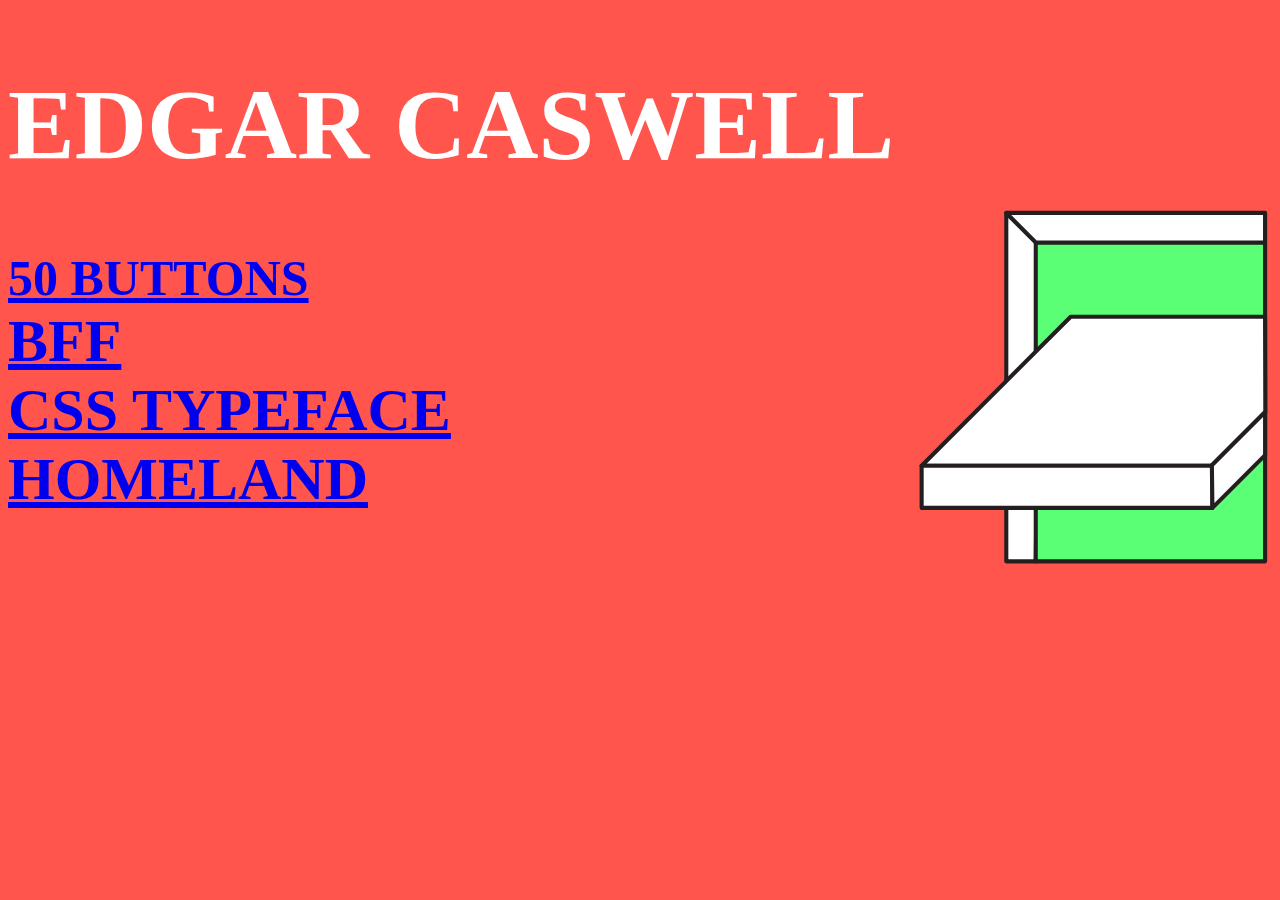
<file: index.html>
<!DOCTYPE html>
<html>

<head>
    <title>EdgarCaswell</title>
    <meta charset="utf-8" />
    <link rel="stylesheet" href="assets/main.css" type="text/css" />
   <link href="https://fonts.googleapis.com/css?family=Cinzel|Playfair+Display:900|Saira+Semi+Condensed" rel="stylesheet">
</head>

<body>

  <img id="window" src="assets/img/WALL SPACE.svg"/>

  <div class="background"></div>

  <div class="edgarcaswell">
  <div class="Exercises">

    <h1>EDGAR CASWELL</h1>
      <a href="exercise-charrette/index.html" target="">50 BUTTONS</a>
     

    <div class="Projects">
      
      
      <a href="gif/index.html" target="blank">BFF</a><br>
      <a href="type/index.html" target="blank">CSS TYPEFACE</a><br>
      <a href="homeland/index.html" target="blank">HOMELAND</a><br>
     
  </div>
</body>
</html>
</file>
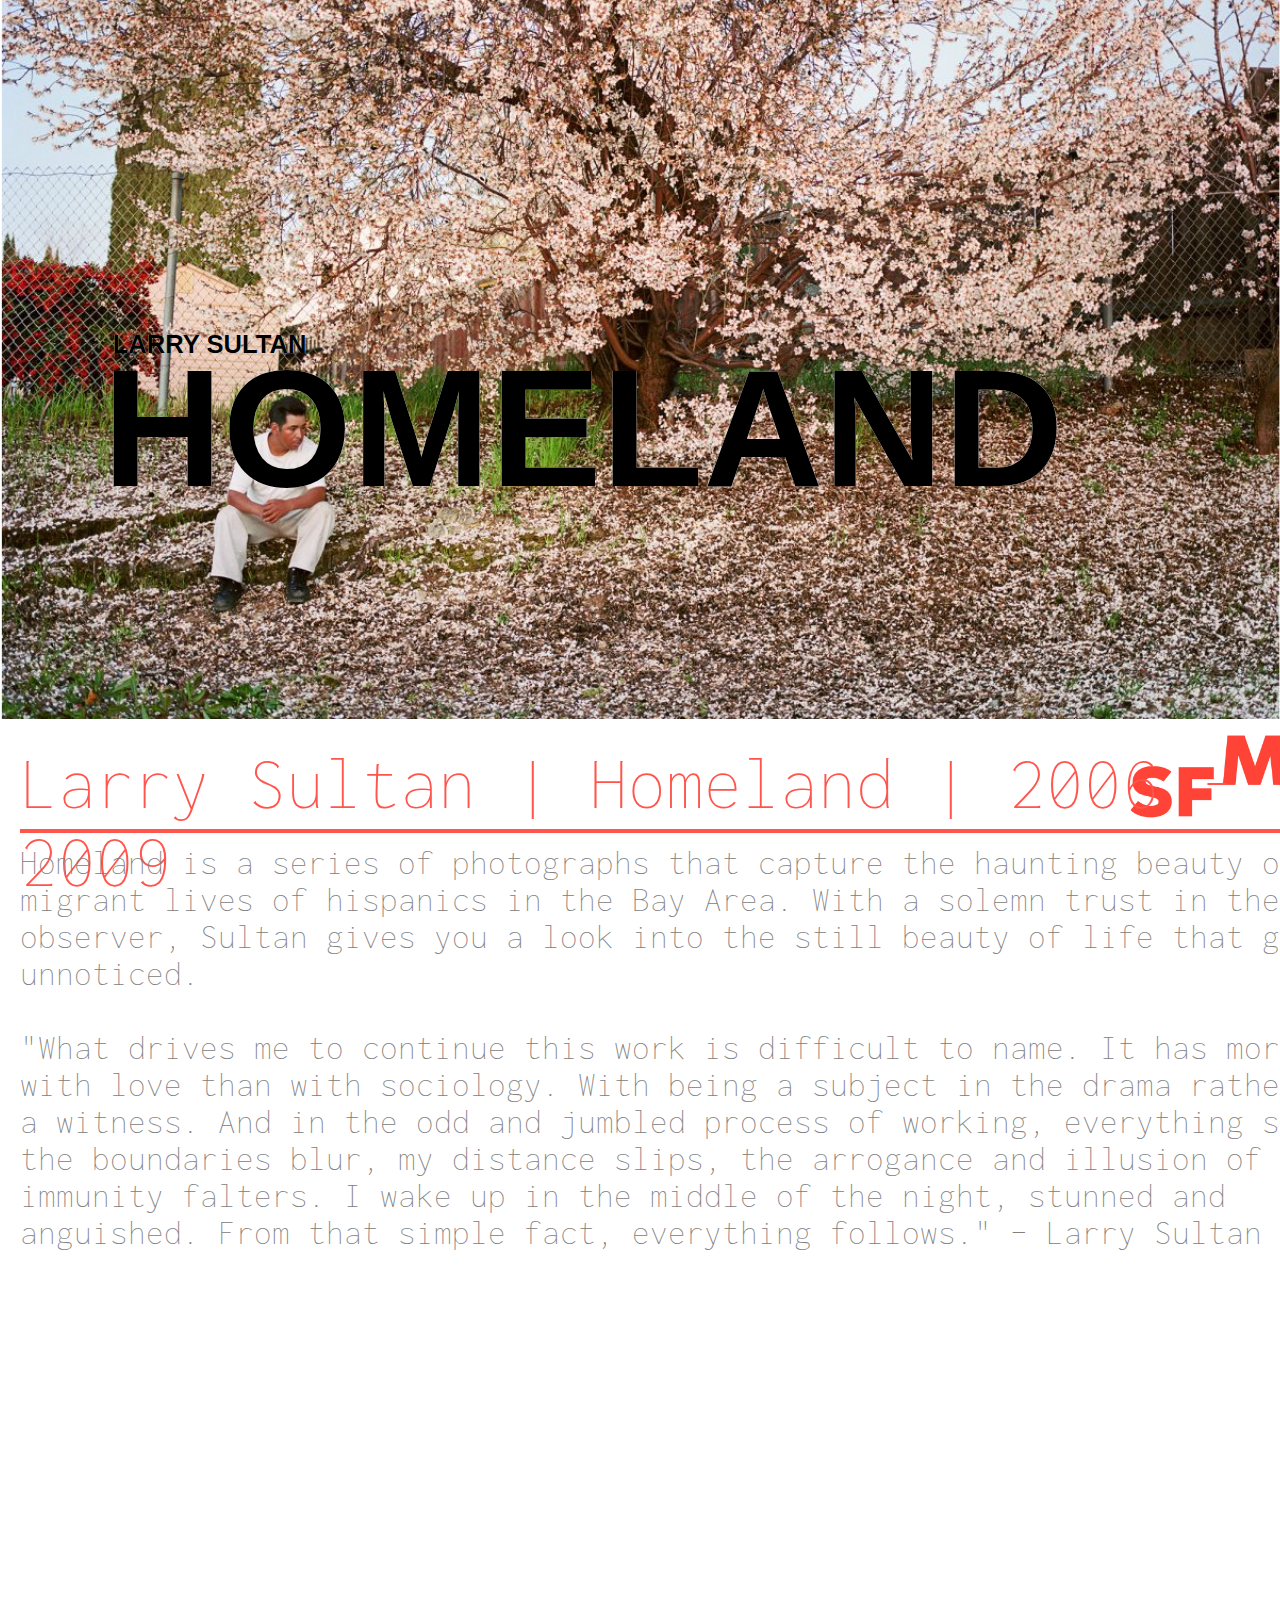
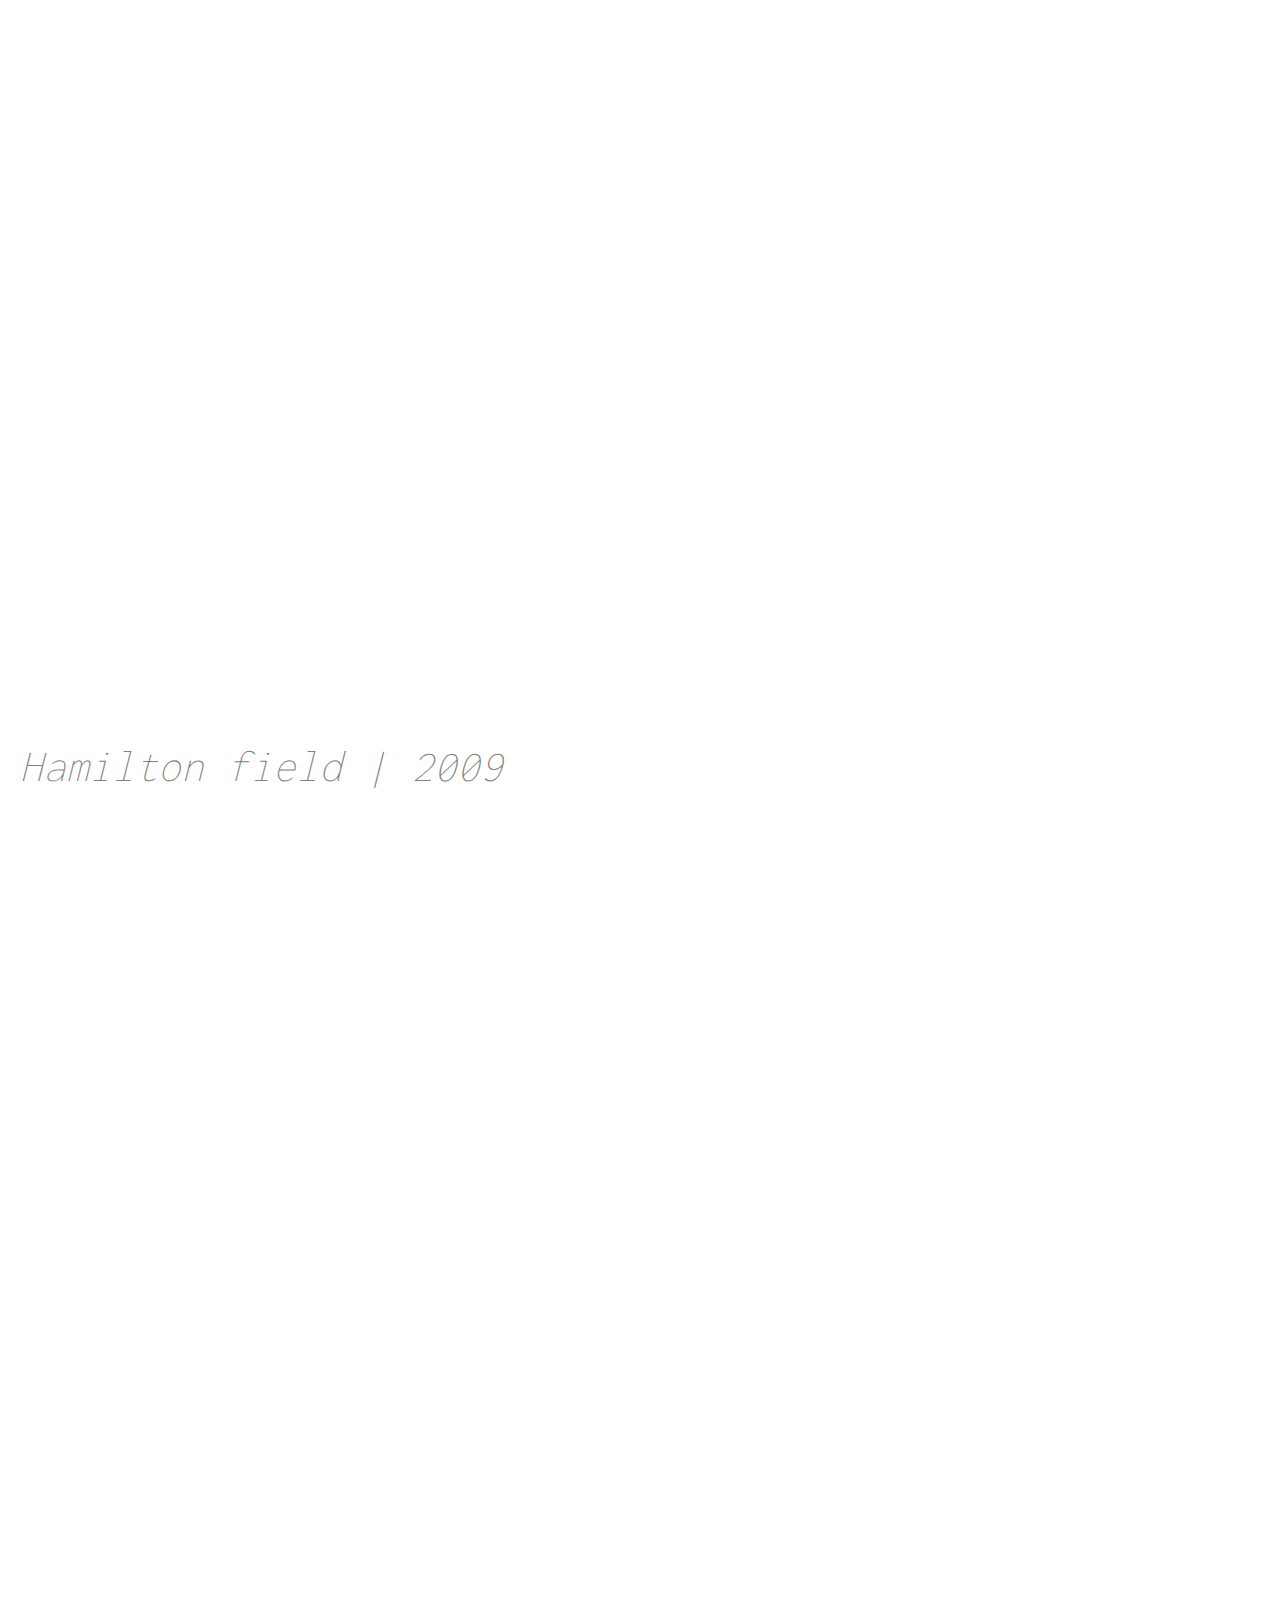
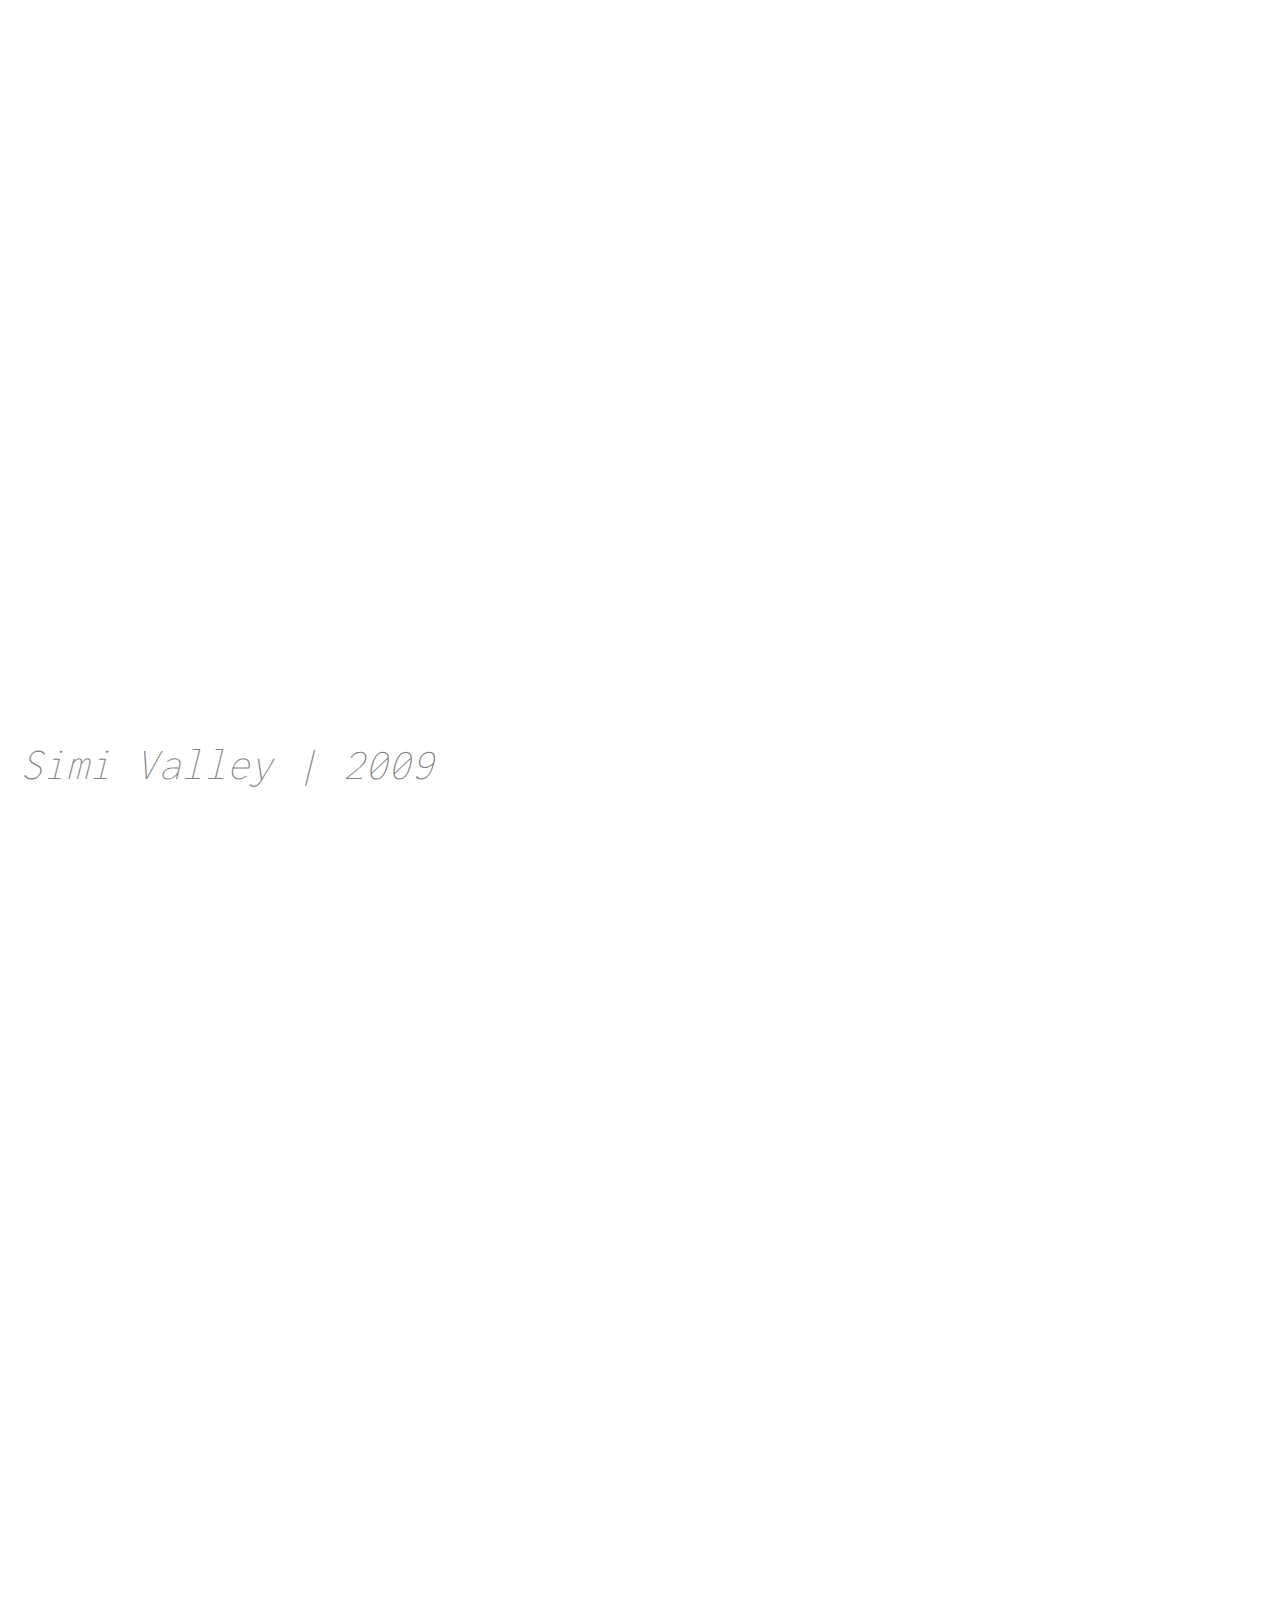
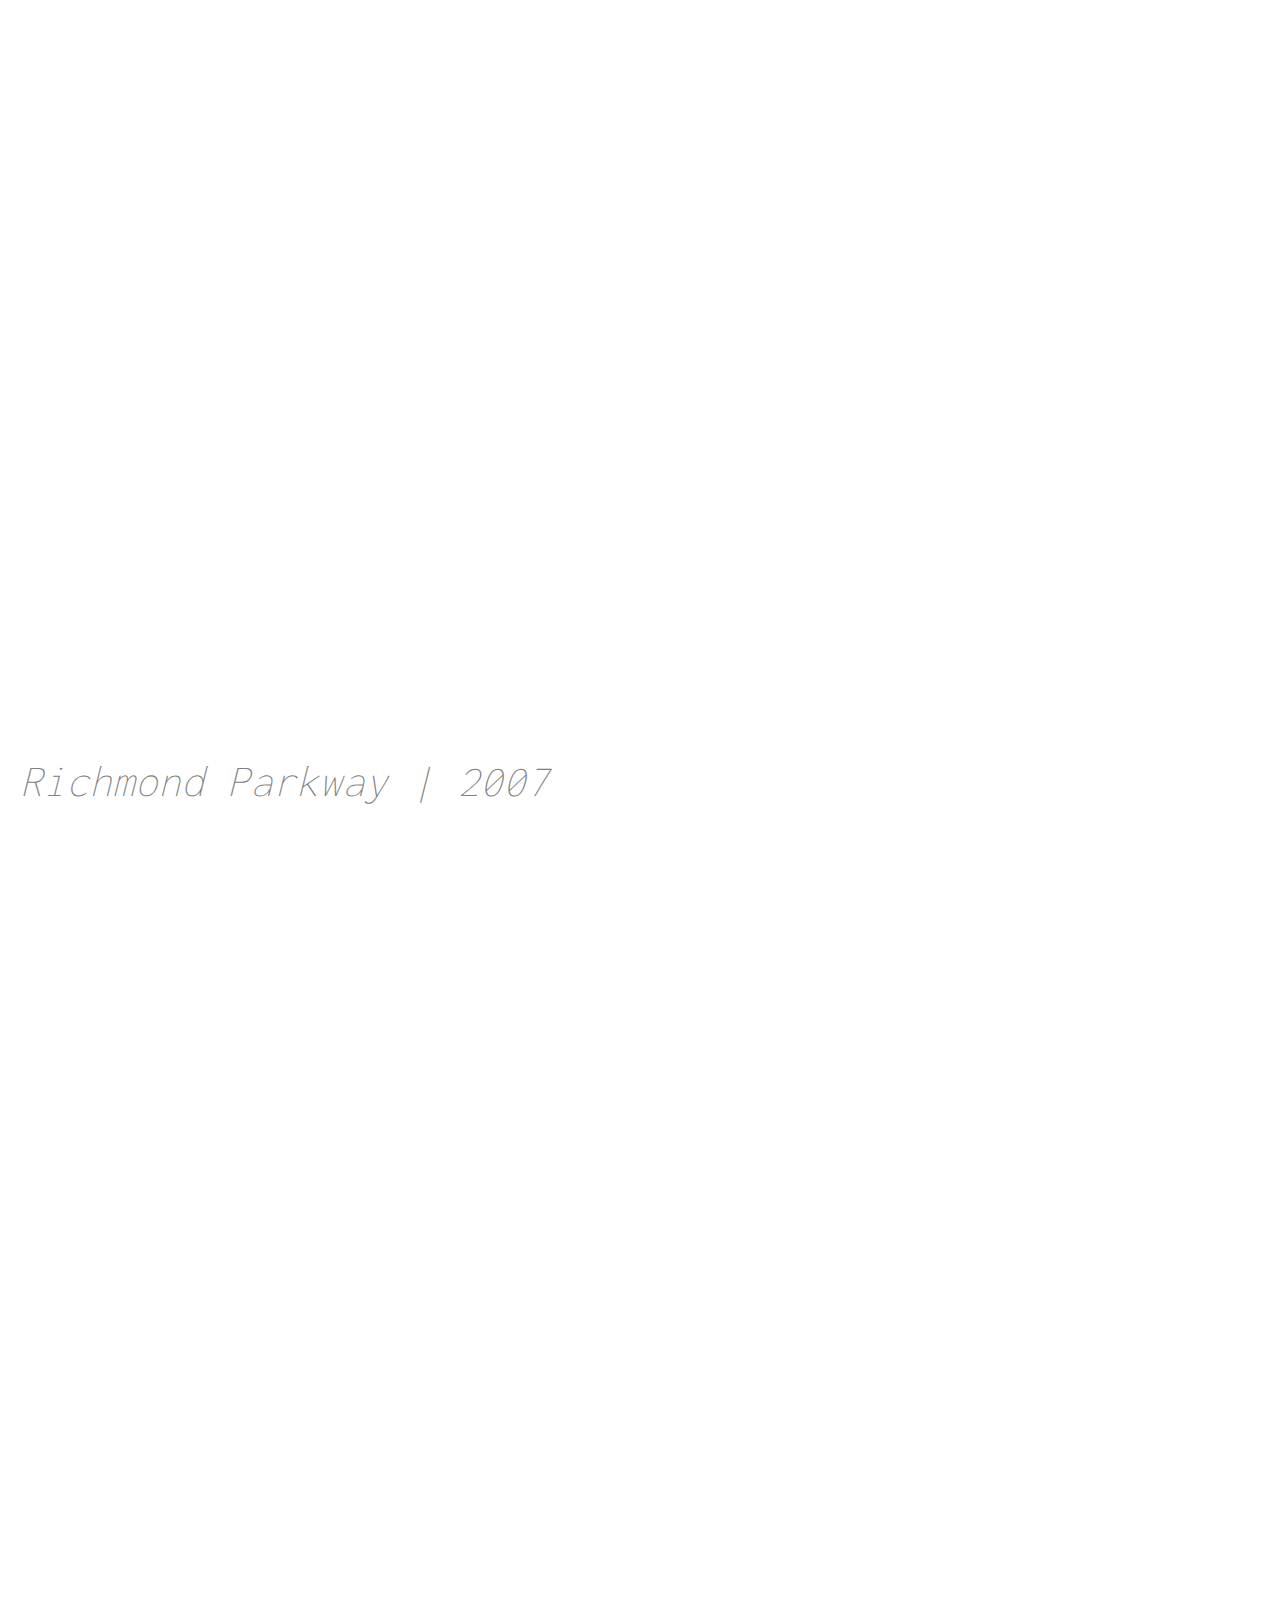
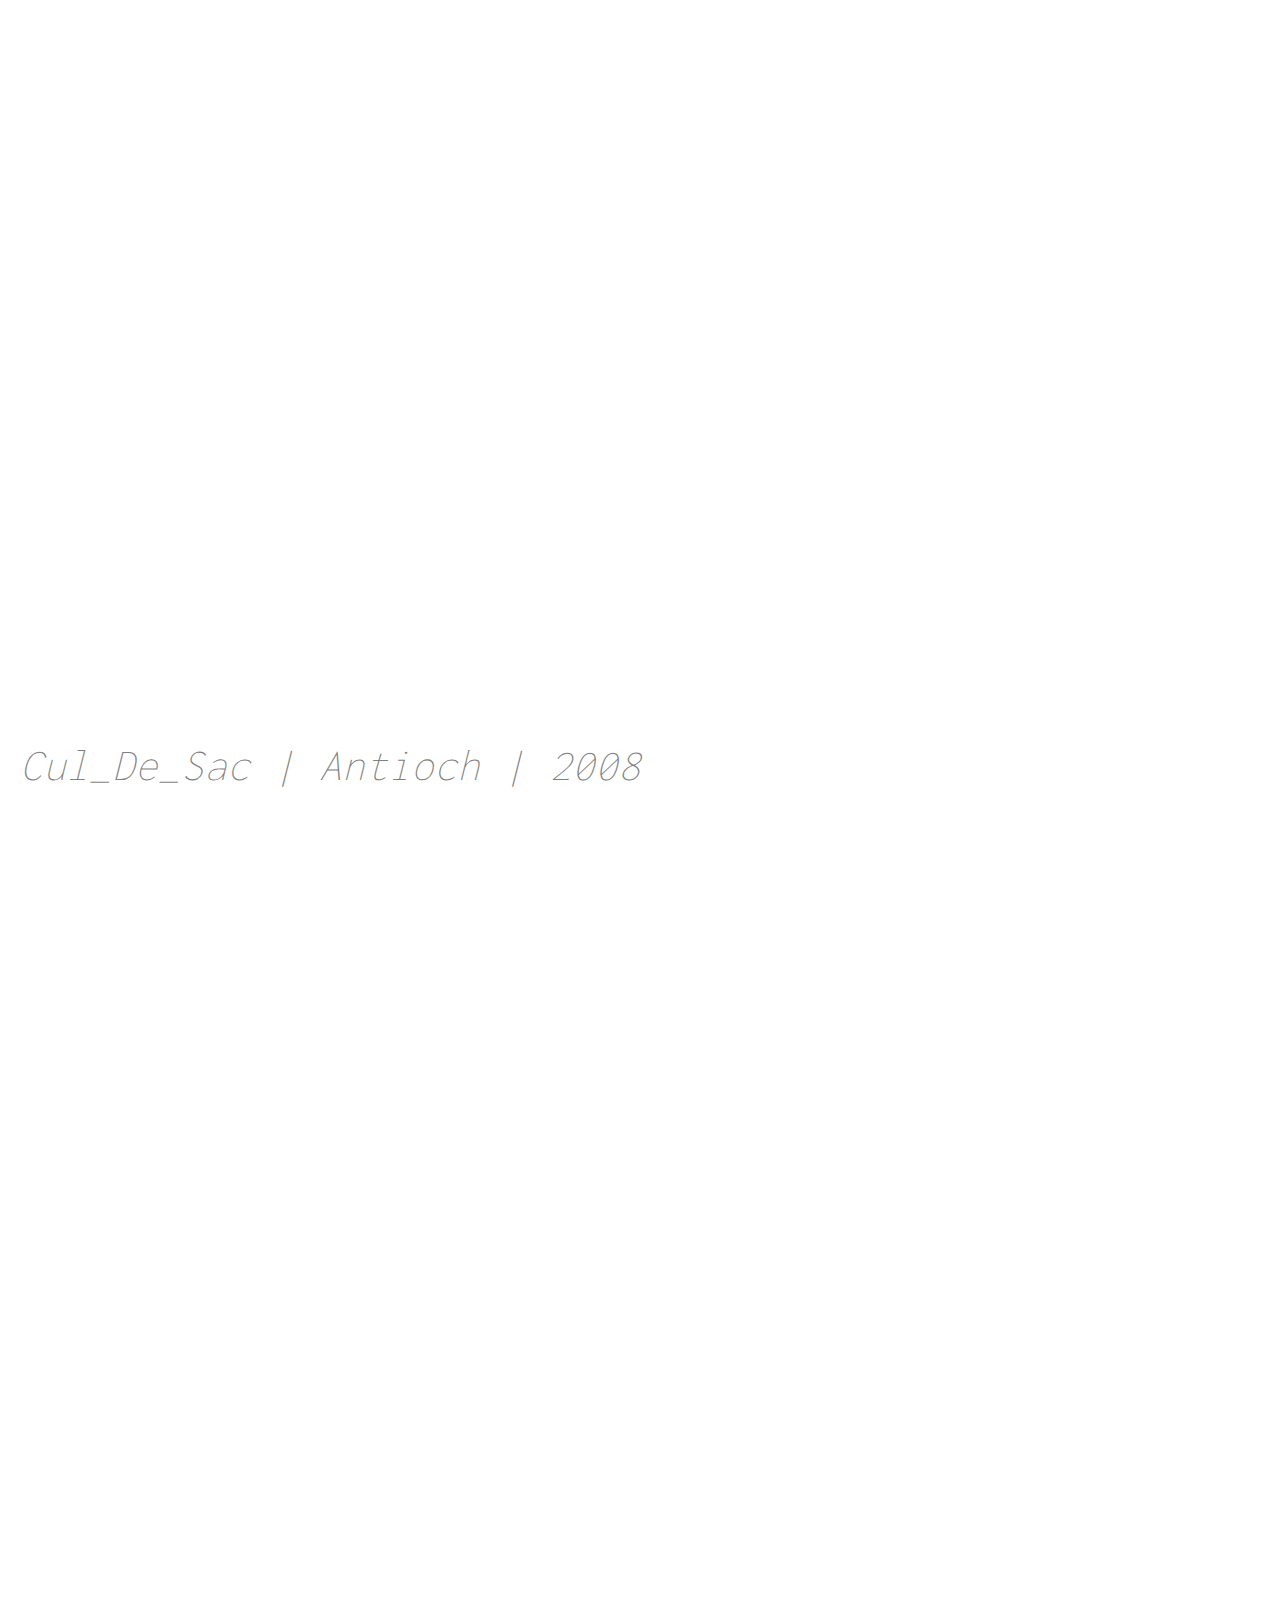
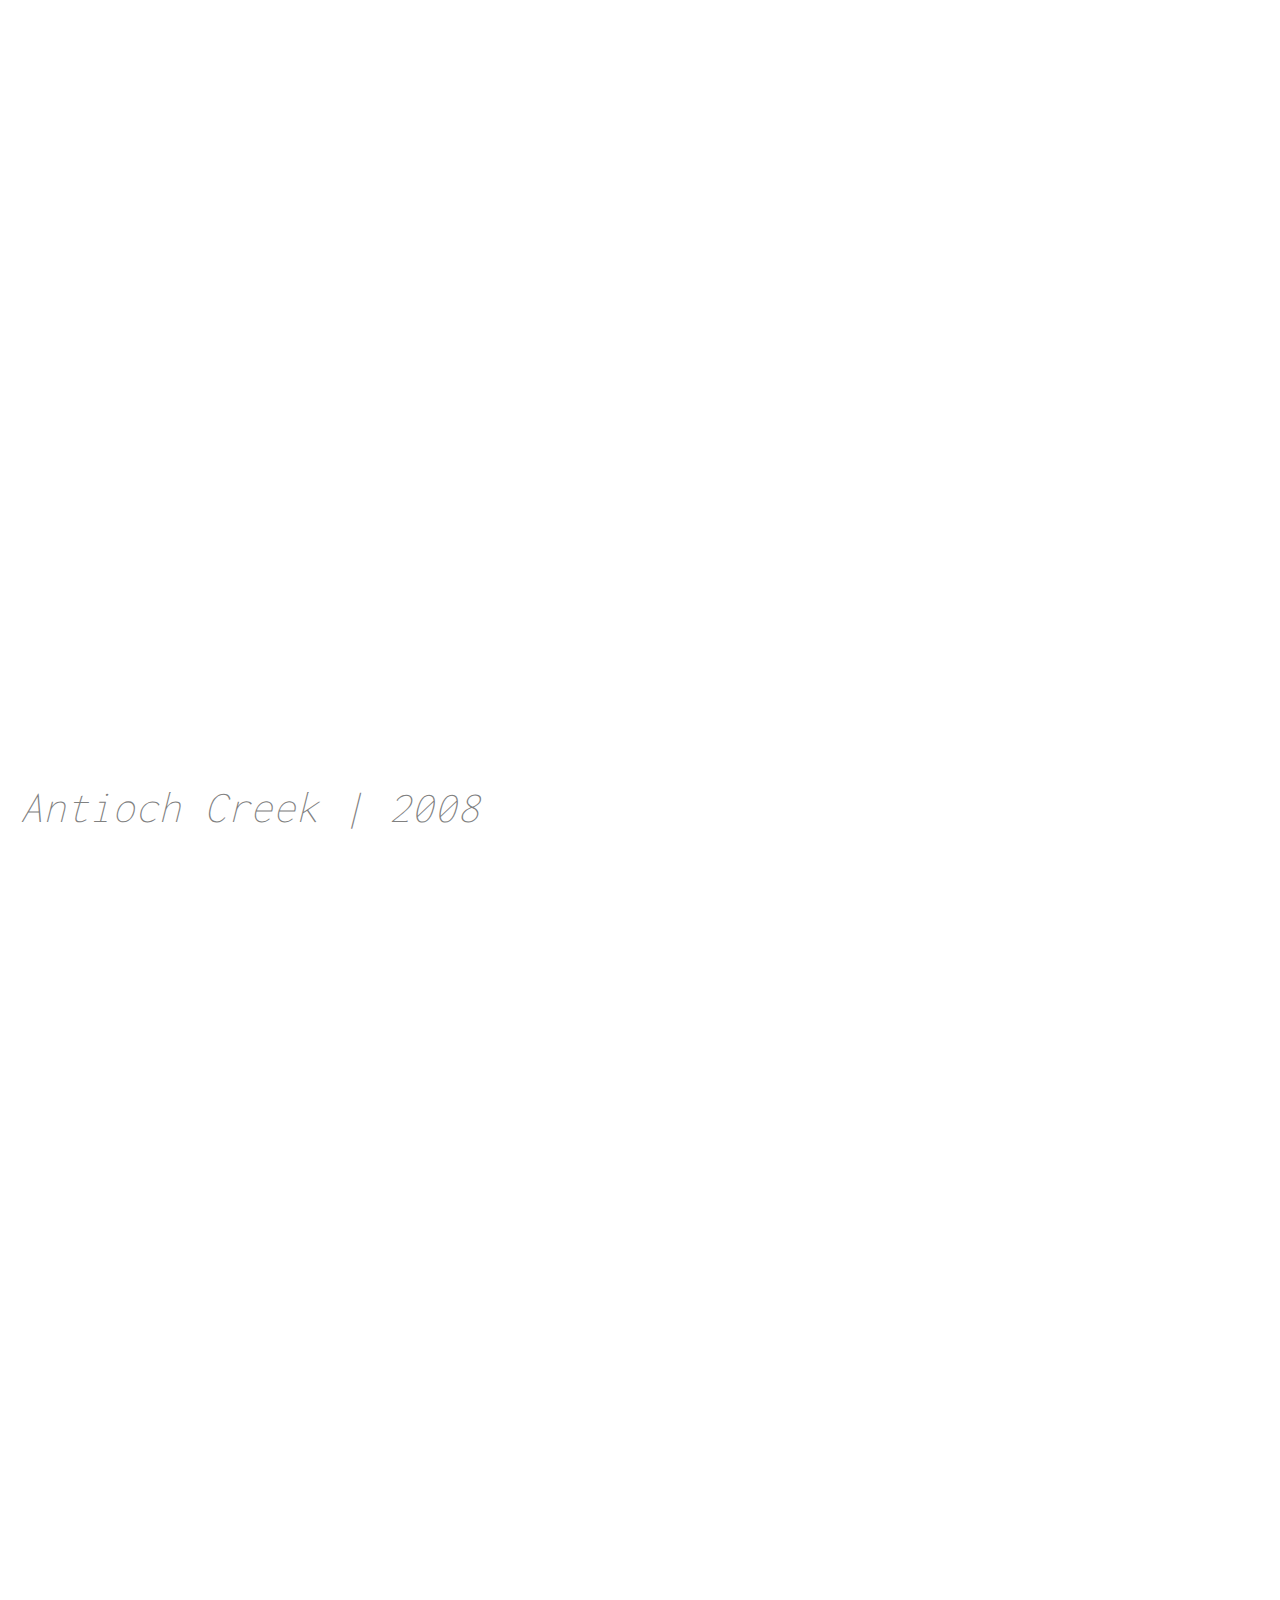
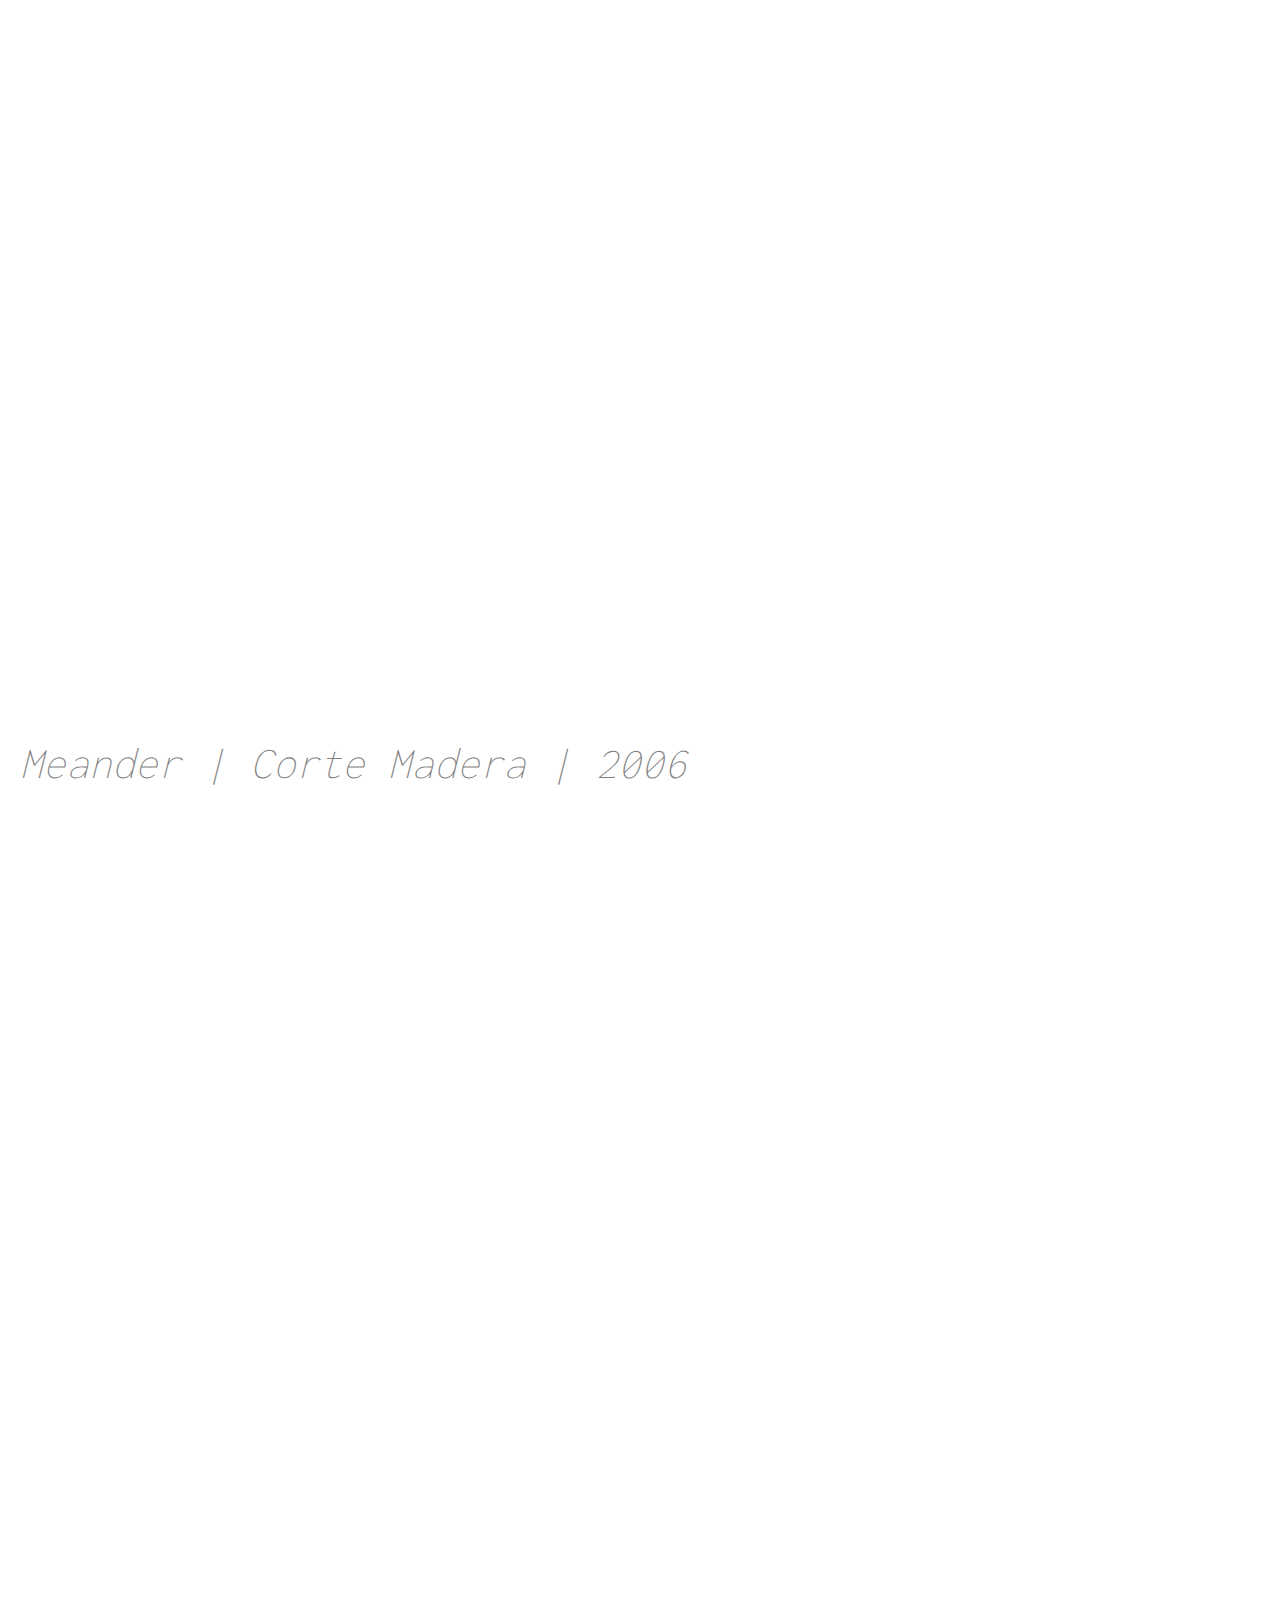
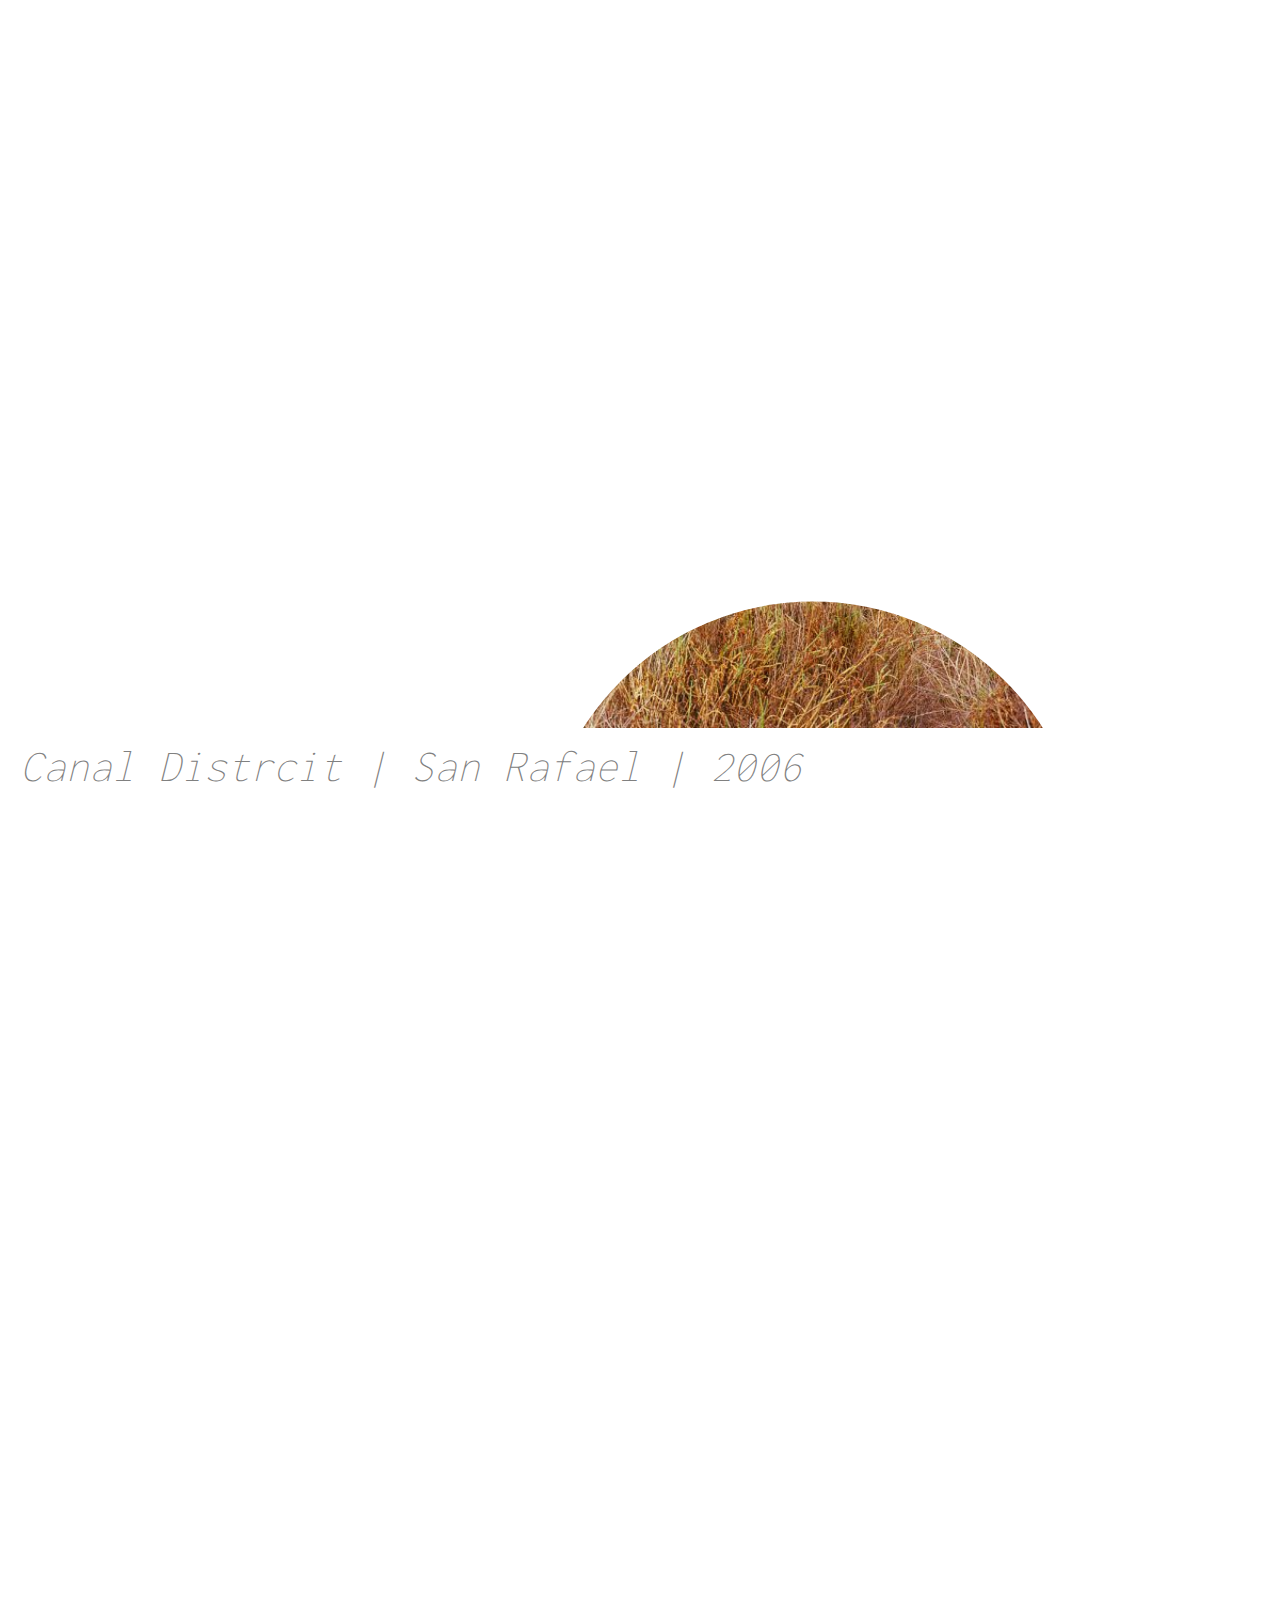
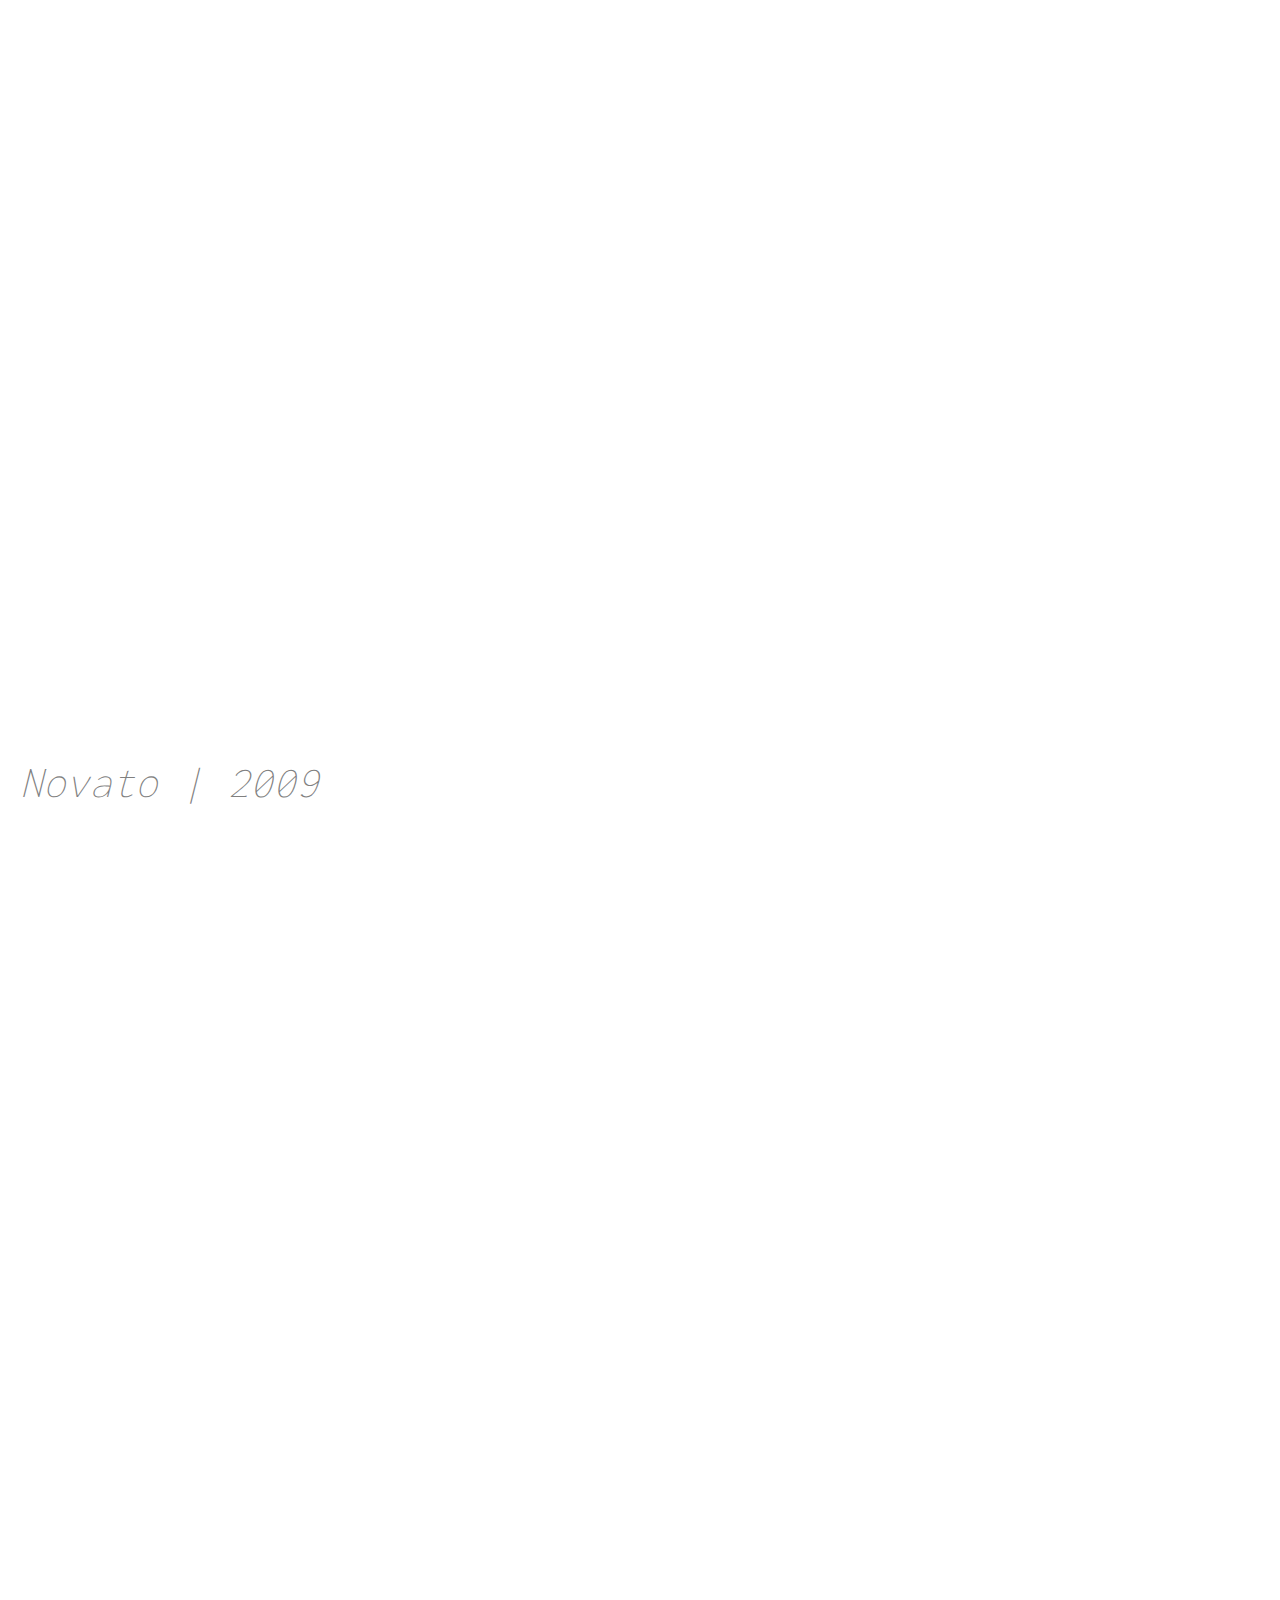
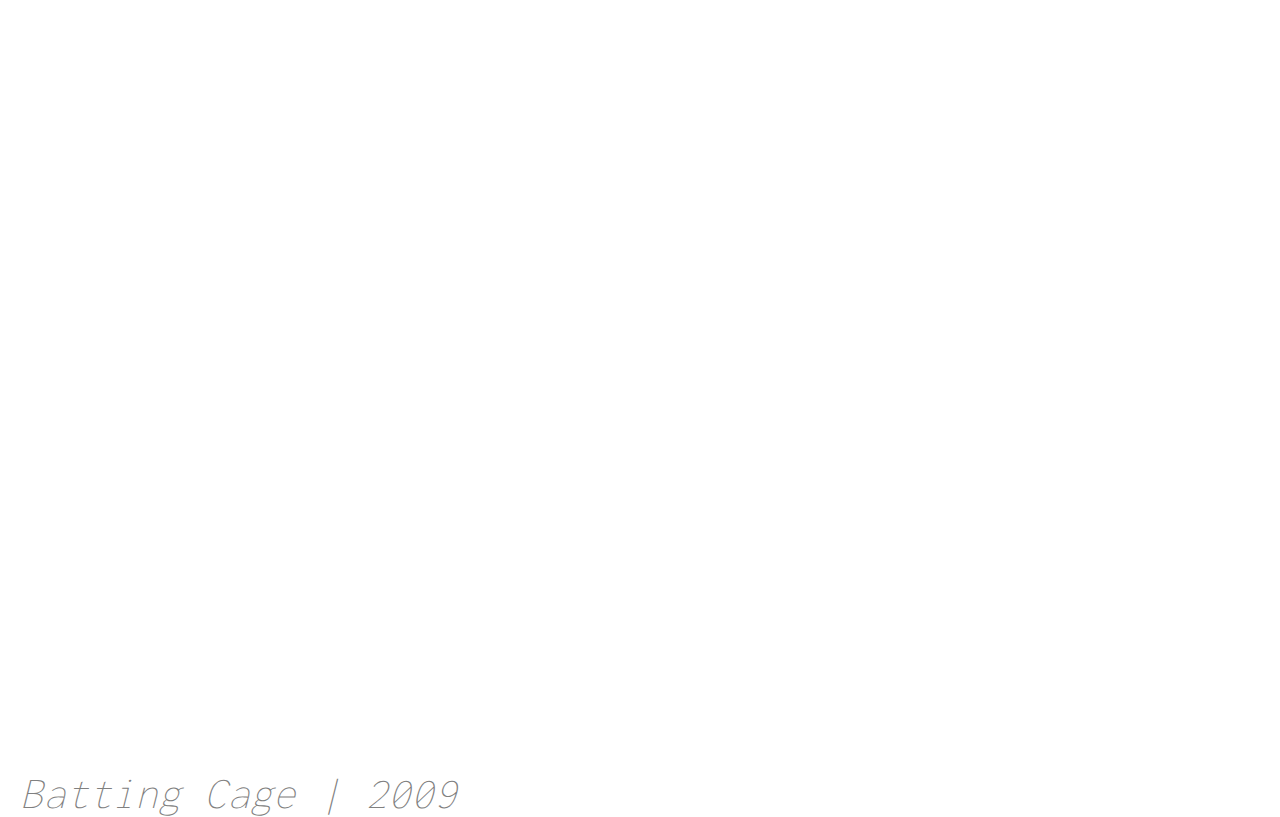
<file: homeland/index.html>
<!DOCTYPE html>
<html>
<head>
	<title>Larry Sultan: Homeland</title>
	<link rel="stylesheet" href="assets/main.css" type="text/css" />

	<link href="https://fonts.googleapis.com/css?family=Inconsolata" rel="stylesheet">

     <script language="javascript" src="https://ajax.googleapis.com/ajax/libs/jquery/1.9.1/jquery.min.js">

    </script>
    <script language="javascript">
    </script>
</head>

<body>

	<script src="assets/script.js"></script>

	<img id="homeland1" src="assets/img/homeland1.svg"/>

	<img id="sfmoma" src="assets/img/sfmoma.png"/>

	<img id="white" src="assets/img/white.svg"/>


	<div id="text2"><a>Larry Sultan | Homeland | 2006 - 2009</a></div>

	<div id="underline"></div>

	<div id="text3"><a>Homeland is a series of photographs that capture the haunting beauty of the migrant lives of hispanics in the Bay Area. With a solemn trust in the observer, Sultan gives you a look into the still beauty of life that goes unnoticed.
		<br>
		<br>
	"What drives me to continue this work is difficult to name. It has more to do with love than with sociology. With being a subject in the drama rather than a witness. And in the odd and jumbled process of working, everything shifts: the boundaries blur, my distance slips, the arrogance and illusion of immunity falters. I wake up in the middle of the night, stunned and anguished. From that simple fact, everything follows."
	– Larry Sultan

</a></div>



	<div id="title"> <a>HOMELAND<a> </div>

	<div id="title2"> <a>HOMELAND<a> </div>

	<div id="larrysultan"> <a>LARRY SULTAN<a> </div>

	<div id="larrysultan2"> <a>LARRY SULTAN<a> </div>

	<div id="background"></div>

	<img class="image" id="homeland2" src="assets/img/homeland2.jpg"/>

		<div id="text1"><a>Hamilton field | 2009</a></div>

	<img class="image" id="img7" src="assets/img/img7.jpg"/>

		<div id="text4"><a>Simi Valley | 2009</a></div>

	<img class="image" id="img2" src="assets/img/img5.jpg"/>

		<div id="text5"><a>Richmond Parkway | 2007</a></div>

	<img class="image" id="img3" src="assets/img/img3.jpg"/>

		<div id="text6"><a>Cul_De_Sac | Antioch | 2008</a></div>

	<img class="image" id="img8" src="assets/img/img8.jpg"/>

		<div id="text11"><a>Antioch Creek | 2008</a></div>

	<img class="image" id="img4" src="assets/img/img4.jpg"/>

		<div id="text7"><a>Meander | Corte Madera | 2006</a></div>

	<img class="image" id="img5" src="assets/img/img2.jpg"/>

		<div id="text8"><a>Canal Distrcit | San Rafael | 2006</a></div>

	<img class="image" id="img6" src="assets/img/img6.jpg"/>

		<div id="text9"><a>Novato |  2009</a></div>

	<img class="image" id="img1" src="assets/img/img1.jpg"/>

			<div id="text10"><a>Batting Cage |  2009</a></div>


</body>
</file>
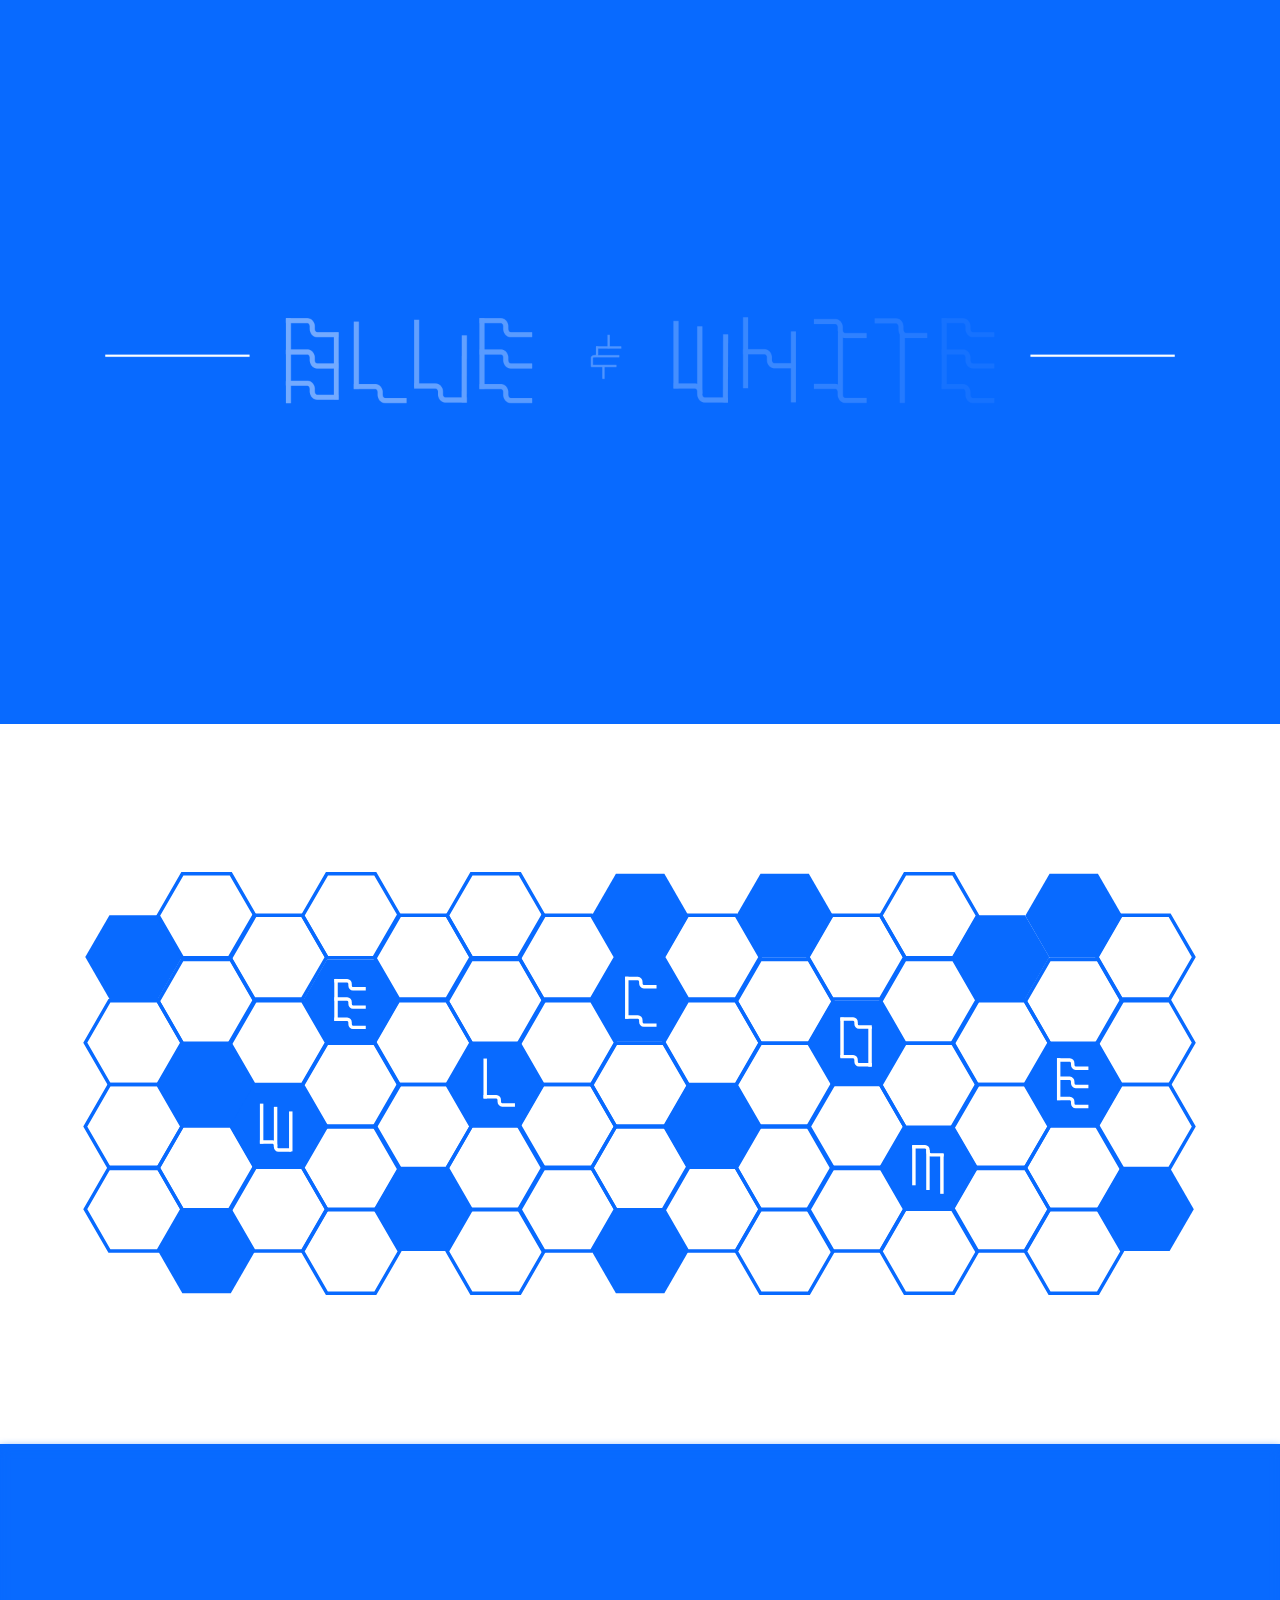
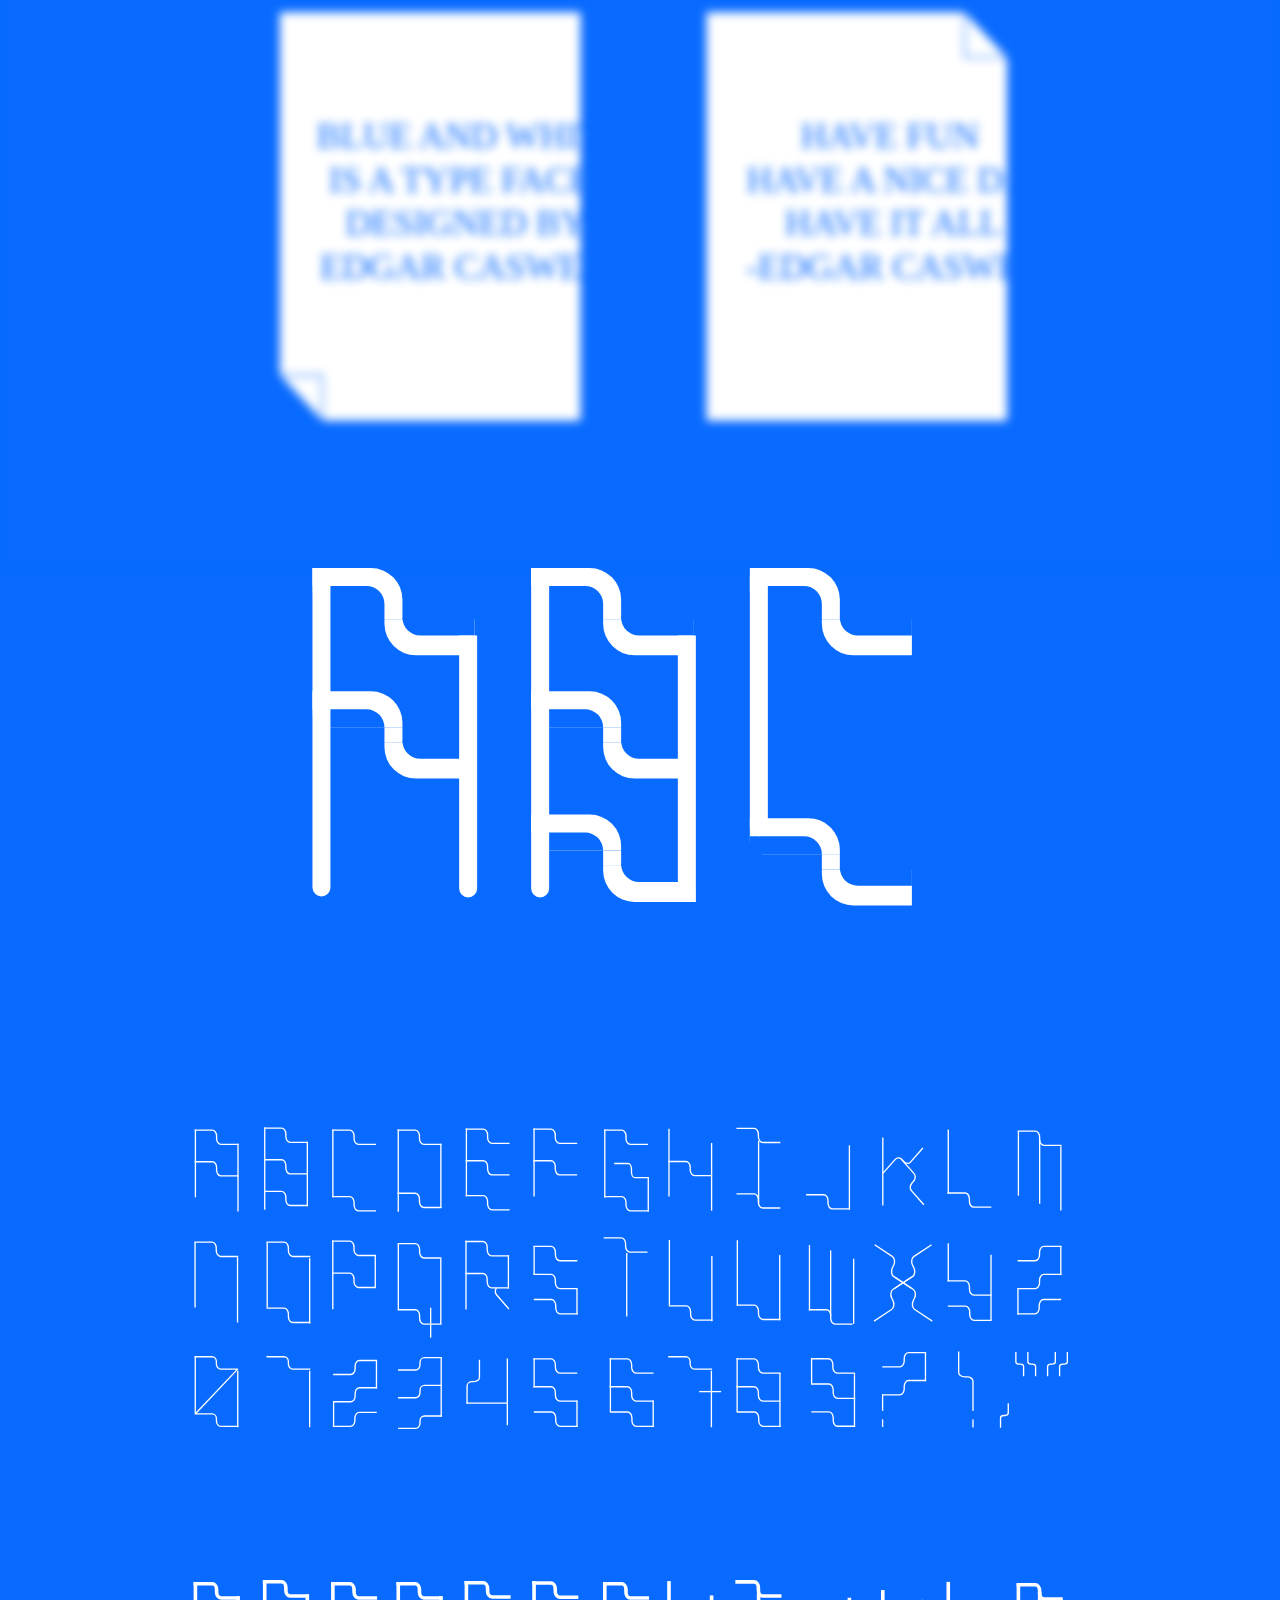
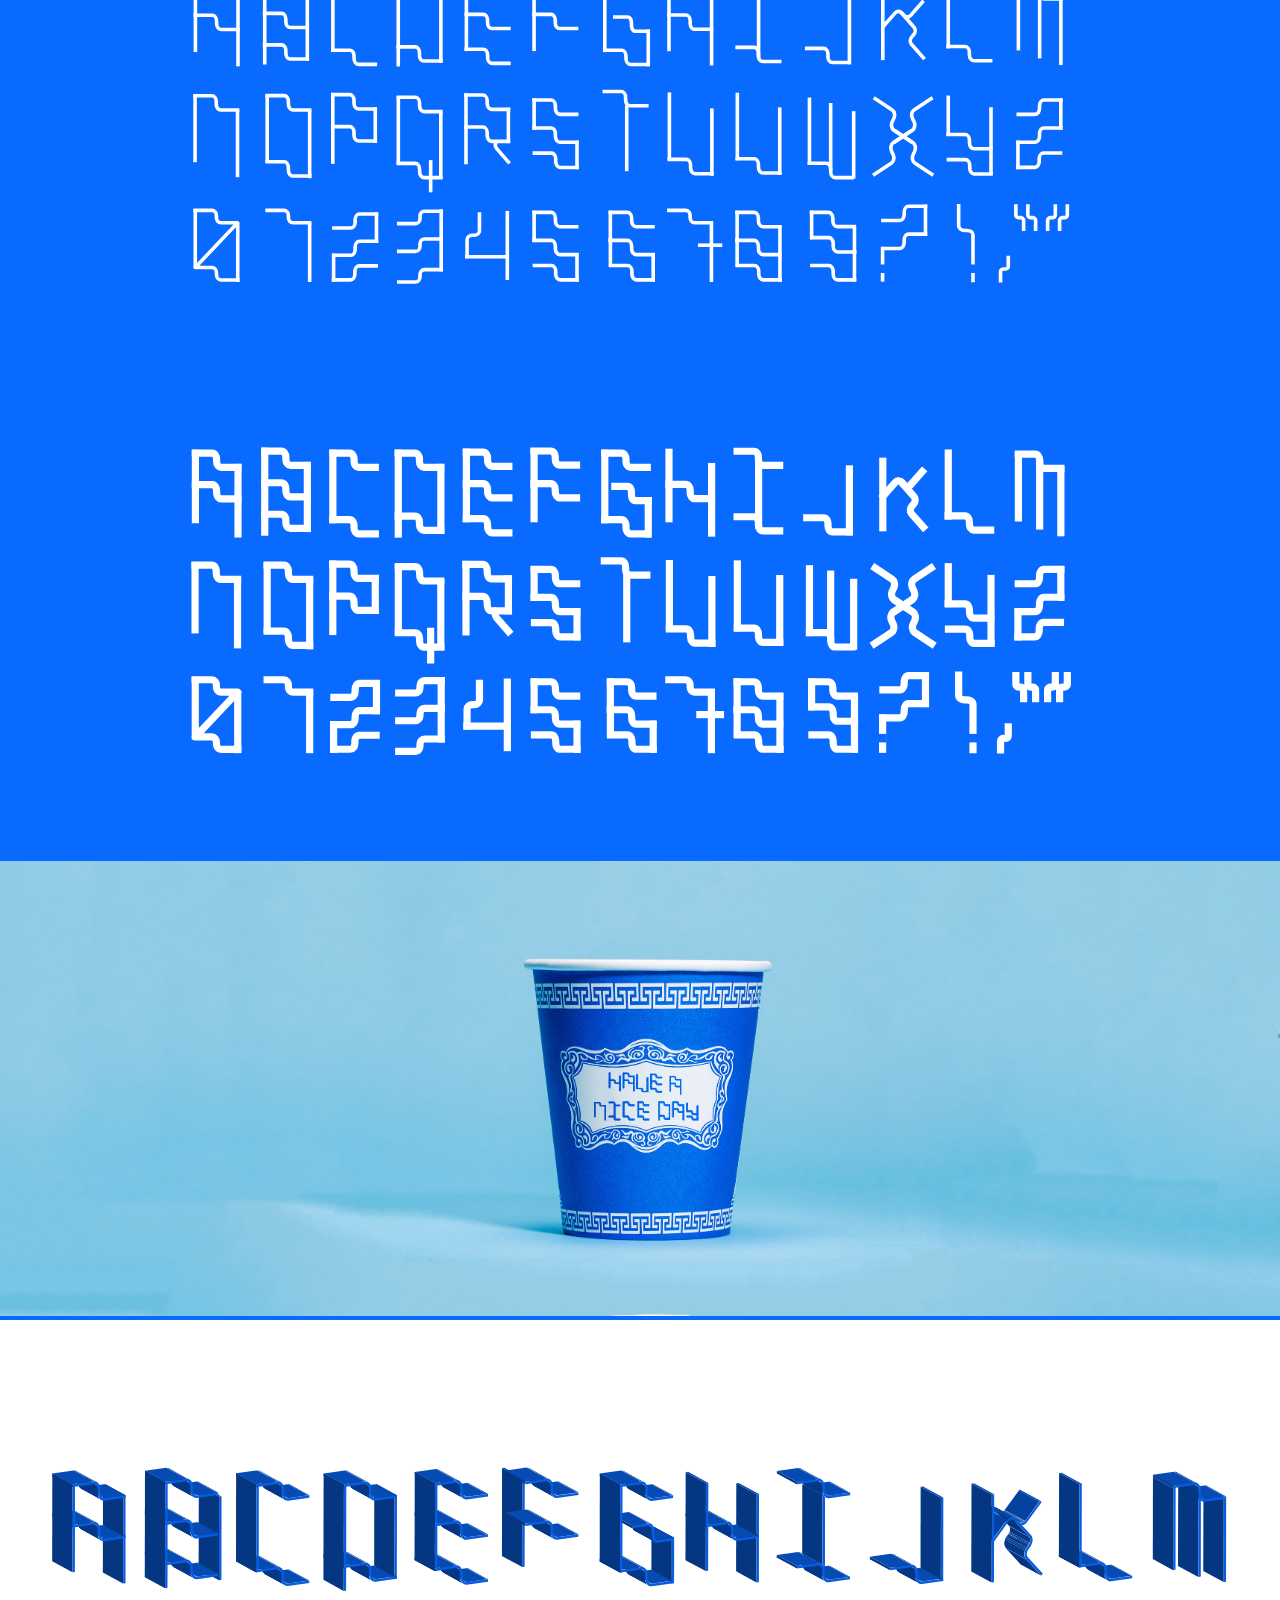
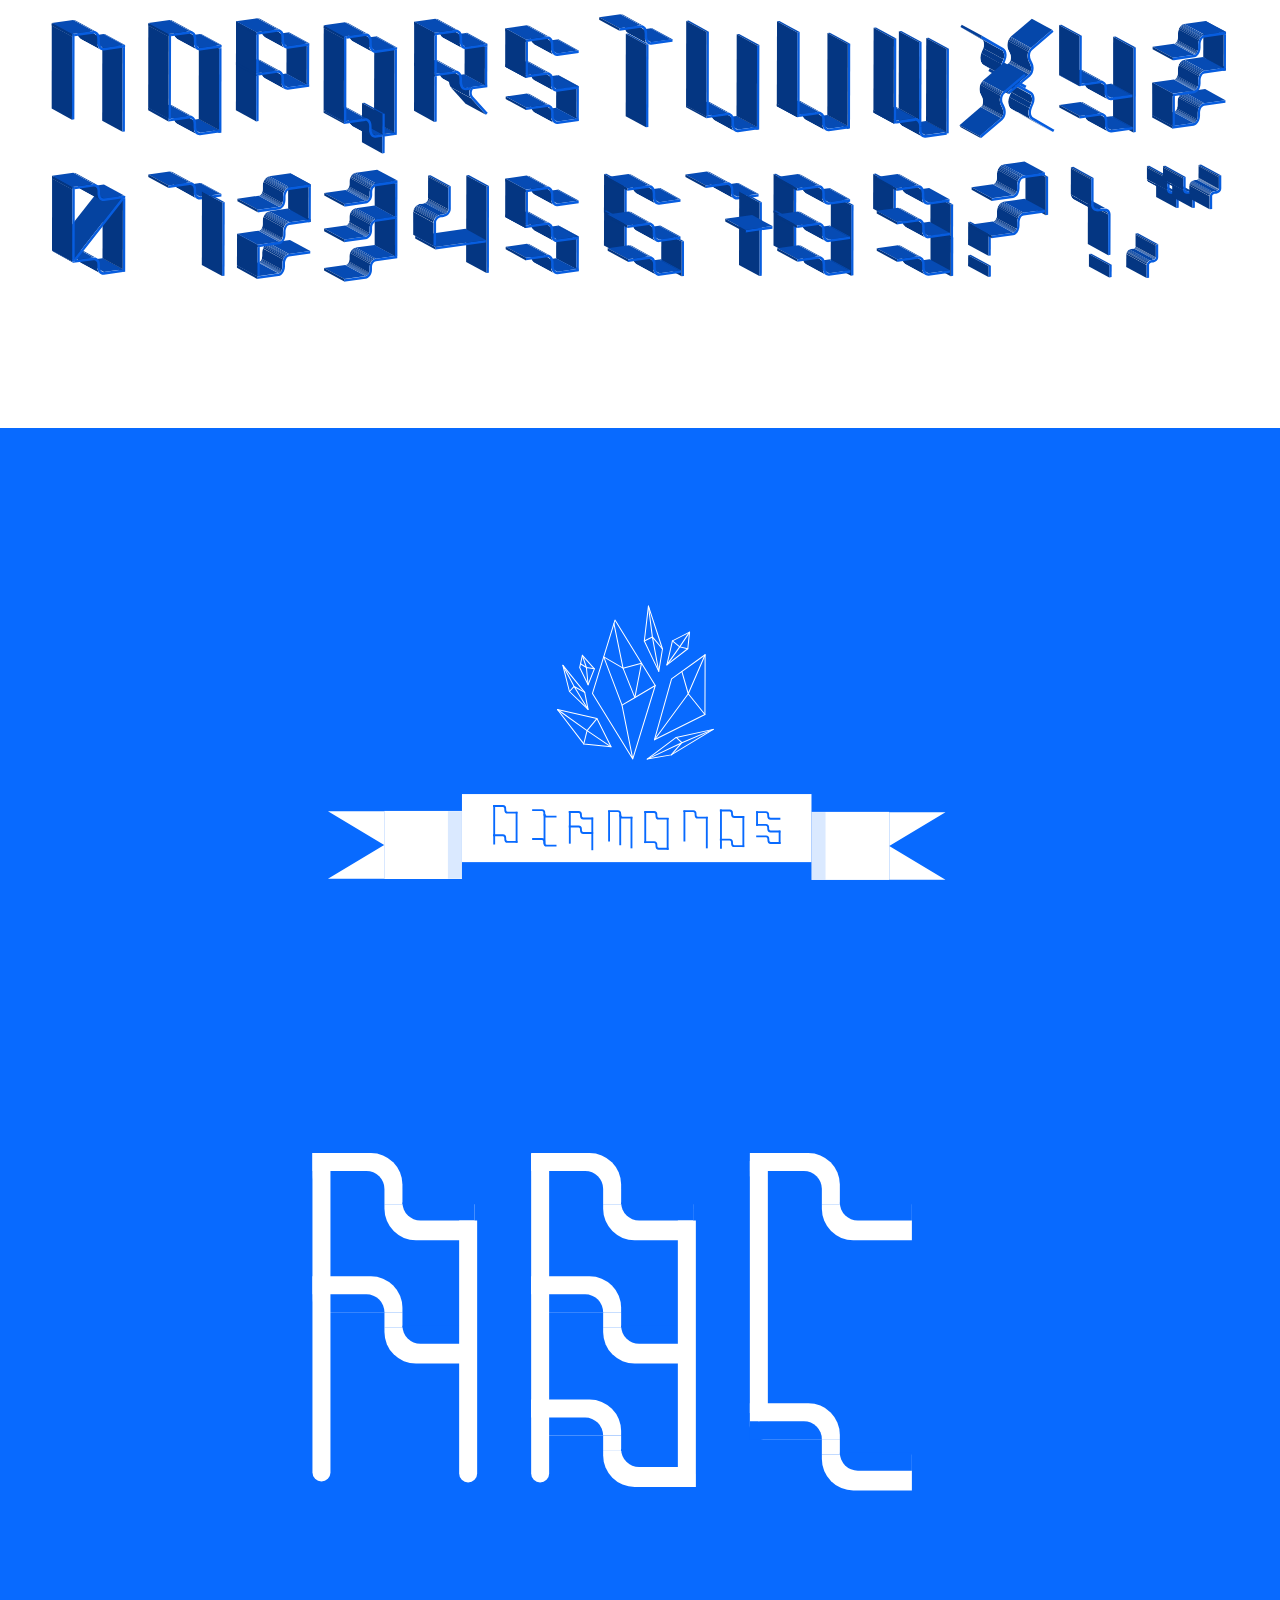
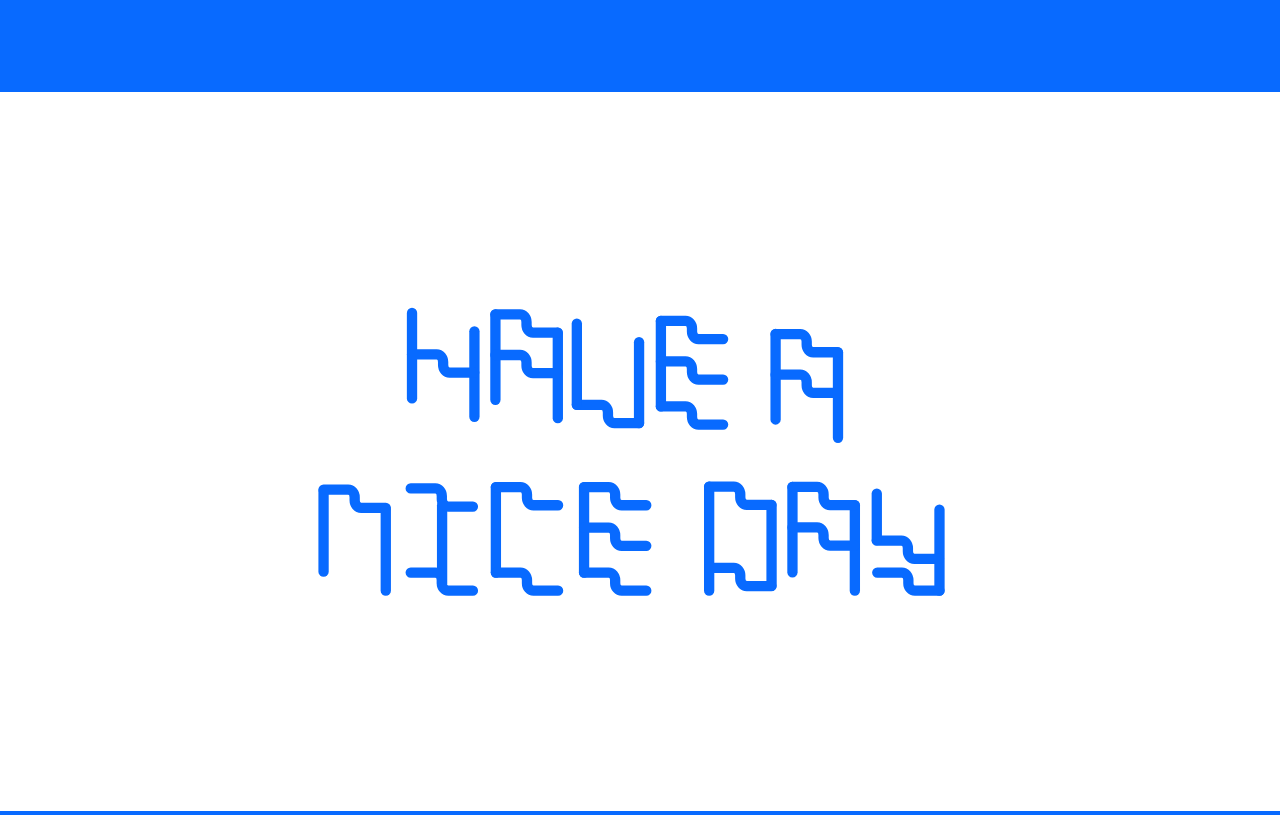
<file: type/index.html>
<!DOCTYPE html>
<html>
<head>
	<title>Typography</title>
	<link rel="stylesheet" href="assets/main.css" type="text/css" />

	<script src="assets/script.js"></script>

     <script language="javascript" src="https://ajax.googleapis.com/ajax/libs/jquery/1.7.1/jquery.min.js">
    </script>
    <script language="javascript">
    </script>
</head>

<body>

		<img id="BW" src="assets/img/BW.gif"/>

		<img id="honeycomb" src="assets/img/honeycomb.svg"/>

		<img id="info" src="assets/img/info.svg"/>

	

		<div class="abc">
			<div class="container one">

				<div class="Sbend">
					<div class="rect-1"></div>
					<div class="rect-2"></div>
					<div class="rect-3"></div>
					<div class="rect-4"></div>
					<div class="rect-5"></div>
				</div>

				<div class="sbend Sbend2">
					<div class="rect-1"></div>
					<div class="rect-2"></div>
					<div class="rect-3"></div>
					<div class="rect-4"></div>
					<div class="rect-5"></div>
				</div>

				<div class="rectangle">
					
					<div class="bar10"></div>
					<div class="bar11"></div>

				</div>

			</div>


			<div class="container two">

				<div class="Sbend1">
					<div class="rect-1"></div>
					<div class="rect-2"></div>
					<div class="rect-3"></div>
					<div class="rect-4"></div>
					<div class="rect-5"></div>
				</div>

				<div class="Sbend2">
					<div class="rect-1"></div>
					<div class="rect-2"></div>
					<div class="rect-3"></div>
					<div class="rect-4"></div>
					<div class="rect-5"></div>
				</div>

				<div class="Sbend3">
					<div class="rect-1"></div>
					<div class="rect-2"></div>
					<div class="rect-3"></div>
					<div class="rect-4"></div>
					<div class="rect-5"></div>
				</div>

				<div class="rectangle">
					
					<div class="bar3"></div>
					<div class="bar4"></div>

				</div>

			</div>


			<div class="container three">

				<div class="Sbend1">
					<div class="rect-1"></div>
					<div class="rect-2"></div>
					<div class="rect-3"></div>
					<div class="rect-4"></div>
					<div class="rect-5"></div>
				</div>

				<div class="Sbend4">
					<div class="rect-1"></div>
					<div class="rect-2"></div>
					<div class="rect-3"></div>
					<div class="rect-4"></div>
					<div class="rect-5"></div>
				</div>

				<div class="rectangle">
					
					<div class="bar5"></div>
					<div class="bar6"></div>

				</div>

			</div>
		</div>






		<img id="alphabet" src="assets/img/alphabet.svg"/>

		<img id="coffee" src="assets/img/coffee.jpg"/>

		<img id="alphabet3D" src="assets/img/alphabet3D.svg"/>

		<img id="diamonds" src="assets/img/diamonds.svg"/>

		<div class="abc">
			<div class="containers one">

				<div class="Sbend">
					<div class="rect-1"></div>
					<div class="rect-2"></div>
					<div class="rect-3"></div>
					<div class="rect-4"></div>
					<div class="rect-5"></div>
				</div>

				<div class="sbend Sbend2">
					<div class="rect-1"></div>
					<div class="rect-2"></div>
					<div class="rect-3"></div>
					<div class="rect-4"></div>
					<div class="rect-5"></div>
				</div>

				<div class="rectangle">
					
					<div class="bar10"></div>
					<div class="bar11"></div>

				</div>

			</div>


			<div class="containers two">

				<div class="Sbend1">
					<div class="rect-1"></div>
					<div class="rect-2"></div>
					<div class="rect-3"></div>
					<div class="rect-4"></div>
					<div class="rect-5"></div>
				</div>

				<div class="Sbend2">
					<div class="rect-1"></div>
					<div class="rect-2"></div>
					<div class="rect-3"></div>
					<div class="rect-4"></div>
					<div class="rect-5"></div>
				</div>

				<div class="Sbend3">
					<div class="rect-1"></div>
					<div class="rect-2"></div>
					<div class="rect-3"></div>
					<div class="rect-4"></div>
					<div class="rect-5"></div>
				</div>

				<div class="rectangle">
					
					<div class="bar3"></div>
					<div class="bar4"></div>

				</div>

			</div>


			<div class="containers three">

				<div class="Sbend1">
					<div class="rect-1"></div>
					<div class="rect-2"></div>
					<div class="rect-3"></div>
					<div class="rect-4"></div>
					<div class="rect-5"></div>
				</div>

				<div class="Sbend4">
					<div class="rect-1"></div>
					<div class="rect-2"></div>
					<div class="rect-3"></div>
					<div class="rect-4"></div>
					<div class="rect-5"></div>
				</div>

				<div class="rectangle">
					
					<div class="bar5"></div>
					<div class="bar6"></div>

				</div>

			</div>
		</div>


		<img id="niceday" src="assets/img/niceday.svg"/>

		<!--<img id="Greece" src="assets/img/Greece.jpg"/>-->


	

		
			


			



</body>
</file>
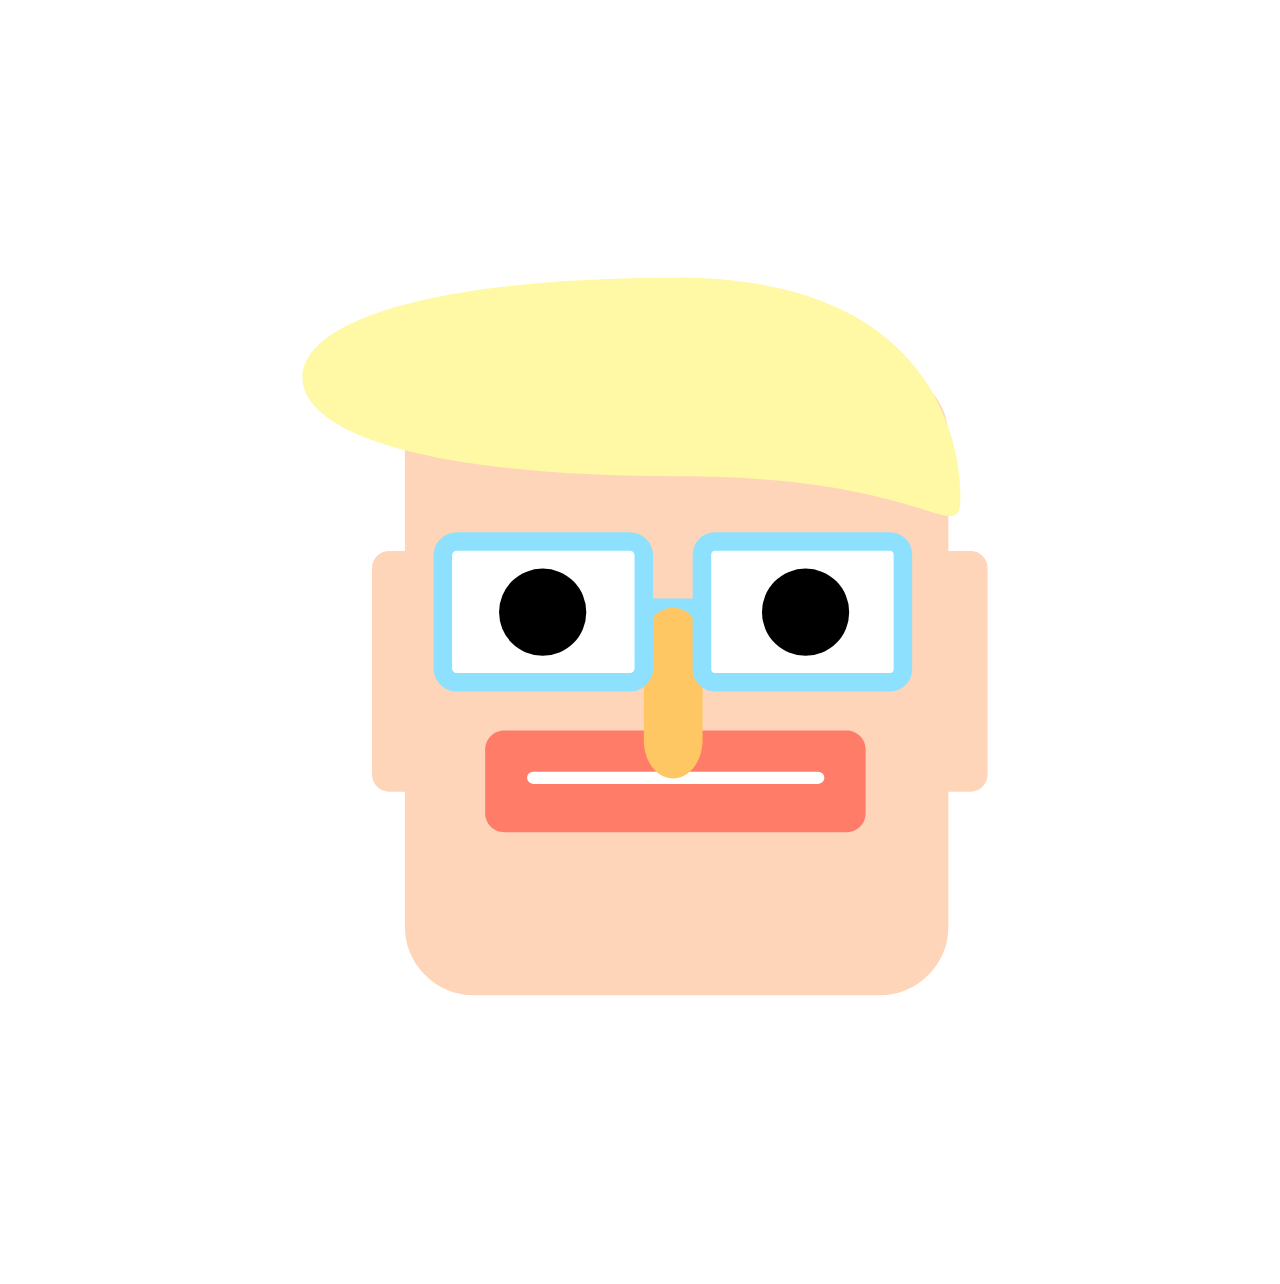
<file: gif/Test.html>
<!DOCTYPE html>
<html>
<head>
	<title></title>
</head>
<body>
<div id="bff" >
	<?xml version="1.0" encoding="utf-8"?>
<!-- Generator: Adobe Illustrator 21.1.0, SVG Export Plug-In . SVG Version: 6.00 Build 0)  -->
<svg version="1.1" id="Layer_1" xmlns="http://www.w3.org/2000/svg" xmlns:xlink="http://www.w3.org/1999/xlink" x="0px" y="0px"
	 viewBox="0 0 200 200" style="enable-background:new 0 0 200 200;" xml:space="preserve">
<style type="text/css">
	.st0{fill:#FFD5BA;}
	.st1{fill:none;stroke:#8DE1FF;stroke-width:2.9294;stroke-miterlimit:10;}
	.st2{fill:#FF7D68;}
	.st3{fill:none;stroke:#FFFFFF;stroke-width:1.9376;stroke-linecap:round;stroke-miterlimit:10;}
	.st4{fill:#FFC764;}
	.st5{fill:#FFFFFF;stroke:#8DE1FF;stroke-width:2.9294;stroke-miterlimit:10;}
	.st6{fill:#FFF8A4;}
</style>
<g>
	<path class="st0" d="M138,57H73.6c-5.9,0-10.8,4.9-10.8,10.8v77.6c0,5.9,4.9,10.8,10.8,10.8H138c5.9,0,10.8-4.9,10.8-10.8V67.8
		C148.8,61.9,144,57,138,57z"/>
	<path class="st0" d="M152.3,85.9h-10.9c-1.5,0-2.7,1.2-2.7,2.7v32.7c0,1.5,1.2,2.7,2.7,2.7h10.9c1.5,0,2.7-1.2,2.7-2.7V88.6
		C155,87.1,153.8,85.9,152.3,85.9z"/>
	<path class="st0" d="M71.2,85.9H60.3c-1.5,0-2.7,1.2-2.7,2.7v32.7c0,1.5,1.2,2.7,2.7,2.7h10.9c1.5,0,2.7-1.2,2.7-2.7V88.6
		C73.9,87.1,72.7,85.9,71.2,85.9z"/>
</g>
<line class="st1" x1="100.6" y1="94.9" x2="109.8" y2="94.9"/>
<path class="st2" d="M132.7,130.4H78.5c-1.6,0-3-1.3-3-3v-10.1c0-1.6,1.3-3,3-3h54.2c1.6,0,3,1.3,3,3v10.1
	C135.7,129.1,134.3,130.4,132.7,130.4z"/>
<line class="st3" x1="83.1" y1="121.8" x2="128.2" y2="121.8"/>
<path class="st4" d="M100.6,101v14.8c0,3.4,2,6.1,4.6,6.1h0.1c2.5,0,4.6-2.7,4.6-6.1V101c0-3.4-2-6.1-4.6-6.1h-0.1
	C102.6,94.9,100.6,97.6,100.6,101z"/>
<path class="st5" d="M98.4,106.7H71c-1.2,0-2.2-1-2.2-2.2V86.6c0-1.2,1-2.2,2.2-2.2h27.4c1.2,0,2.2,1,2.2,2.2v17.9
	C100.6,105.7,99.6,106.7,98.4,106.7z"/>
<path class="st5" d="M139.5,106.7h-27.6c-1.2,0-2.1-0.9-2.1-2.1V86.5c0-1.2,0.9-2.1,2.1-2.1h27.6c1.2,0,2.1,0.9,2.1,2.1v18.1
	C141.6,105.8,140.7,106.7,139.5,106.7z"/>
<circle cx="84.6" cy="95.6" r="6.9"/>
<circle cx="126.2" cy="95.6" r="6.9"/>
<g>
	<path class="st6" d="M150.7,77.2c0,8.7-4.6-3.1-44.6-3.1s-59.5-6.9-59.5-15.6S66,42.7,106.1,42.7S150.7,68.5,150.7,77.2z"/>
</g>
</svg>
<script src="https://ajax.googleapis.com/ajax/libs/jquery/3.2.1/jquery.min.js"></script>
<script type="text/javascript">
$(".st6").click(function(){
	$(".st6").css({
		fill:"#FF7BAC"

	});
});
</script>

<script type="text/javascript">
$(".st2").click(function(){
	$(".st2").css({
		fill:"3FA9F5"

	});
});
</script>

<script type="text/javascript">
$(".st4").click(function(){
	$(".st4").css({
		fill:"4EF440"

	});
});
</script>

<script type="text/javascript">
$(".st5").click(function(){
	$(".st5").css({
		fill:"7E43FF"
		

	});
});
</script>

<script type="text/javascript">
$(".st1").click(function(){
	$(".st1").css({
		fill:"#FF5353"
		

	});
});
</script>

<script type="text/javascript">
$(".st0").click(function(){
	$(".st0").css({
		fill:"#FFC022"
		

	});
});
</script>

<script type="text/javascript">
$(".st3").click(function(){
	$(".st3").css({
		fill:"#4DAFFF"
		

	});
});
</script>


</body>
</html>
</file>
<file: assets/main.css>
body{

	background-color: #ff554d;


}

#window{

	position: absolute;
    height: 705px;
    width: auto;
    top: 59px;
    left: 863px;

}


.Exercises{

	/*font-family: 'Cinzel', serif;*/

	margin-top: 5px;

	color: white;

	font-family:Andale Mono;

	font-weight: bold;

	font-style: ;

	font-size: 50px;

	
}

.Projects{

	/*font-family: 'Cinzel', serif;*/

	color: white;

	font-family: Andale Mono;

	font-weight: bold;

	font-style: ;

	font-size:60px;

	
}
</file>
<file: homeland/assets/main.css>
body{

	margin: 0;
}
#white {

    position: absolute;
    margin-top: -1606px;
    width: auto;
    height: auto;
}

#text2{
	
	font-family: 'Inconsolata', monospace;
	font-size: 75px;
	color: #ff554d;
	font-weight: lighter;
	font-style: ;
	height:auto;
	position: absolute;
	margin-left: 20px;
	margin-top: 20px;
}

#underline{

	background-color: #ff554d;
	height: 4px;
	width: 1385px;
	position: absolute;
	margin-left: 20px;
	margin-top: 105px;
}


#text3{
	
	font-family: 'Inconsolata', monospace;
	font-size: 35px;
	color: gray;
	font-weight: lighter;
	font-style: ;
	height:auto;
	width: 1400px;
	position: absolute;
	margin-left: 20px;
	margin-top: 120px;
}
#text4{
	
	font-family: 'Inconsolata', monospace;
	font-size: 45px;
	color: gray;
	font-weight: lighter;
	font-style: italic;
	height:auto;
	position: absolute;
	margin-left: 20px;
	margin-top: 10px;
}
#text5{
	
	font-family: 'Inconsolata', monospace;
	font-size: 45px;
	color: gray;
	font-weight: lighter;
	font-style: italic;
	height:auto;
	position: absolute;
	margin-left: 20px;
	margin-top: 10px;
}
#text6{
	
	font-family: 'Inconsolata', monospace;
	font-size: 45px;
	color: gray;
	font-weight: lighter;
	font-style: italic;
	height:auto;
	position: absolute;
	margin-left: 20px;
	margin-top: 10px;
}
#text7{
	
	font-family: 'Inconsolata', monospace;
	font-size: 45px;
	color: gray;
	font-weight: lighter;
	font-style: italic;
	height:auto;
	position: absolute;
	margin-left: 20px;
	margin-top: 10px;
}
#text8{
	
	font-family: 'Inconsolata', monospace;
	font-size: 45px;
	color: gray;
	font-weight: lighter;
	font-style: italic;
	height:auto;
	position: absolute;
	margin-left: 20px;
	margin-top: 10px;
}

#text9{
	
	font-family: 'Inconsolata', monospace;
	font-size: 45px;
	color: gray;
	font-weight: lighter;
	font-style: italic;
	height:auto;
	position: absolute;
	margin-left: 20px;
	margin-top: 10px;
}
#text10{
	
	font-family: 'Inconsolata', monospace;
	font-size: 45px;
	color: gray;
	font-weight: lighter;
	font-style: italic;
	height:auto;
	position: absolute;
	margin-left: 20px;
	margin-top: 10px;
}

#text11{
	
	font-family: 'Inconsolata', monospace;
	font-size: 45px;
	color: gray;
	font-weight: lighter;
	font-style: italic;
	height:auto;
	position: absolute;
	margin-left: 20px;
	margin-top: 10px;
}

/*.image:hover{

	border-color: white;
	border-radius: 50%;
	-webkit-transition: all 2000ms cubic-bezier(0.895, 0.03, 0.685, 0.22);
  transition:         all 2000ms cubic-bezier(0.895, 0.03, 0.685, 0.22);

}*/
#title{

	font-family: Helvetica;
	font-size: 13vw;
	position: absolute;
	color: black;
	font-weight: bold;
	top: 26vw;
	left:8vw;
	z-index:1;}

#title2{

	font-family: Helvetica;
	font-size: 13vw;
	position: absolute;
	color:white;
	font-weight: bold;
	top: 26vw;
	left:8vw;
	z-index:0;
}

#sfmoma{

	position: absolute;
    width: 300px;
    height: auto;
    top: 57vw;
    left: 88vw;
    z-index: 0;
}

#larrysultan{

	    font-family: Helvetica;
    font-weight: bold;
    font-size: 2vw;
    color: white;
    top: 25.8vw;
    left: 8.8vw;
    position: absolute;

}

#larrysultan2{

	 font-family: Helvetica;
    font-weight: bold;
    font-size: 2vw;
    color: black;
    top: 25.8vw;
    left: 8.8vw;
    position: absolute;

}
/*
#background{

	background-color: white;
	width: 100vw;
	height: 1000vh;
}*/

#homeland2{
     clip-path: circle(183px at 1480px 1458px);
    margin-top: 600px;
    width: 100vw;
    height: auto;
    -webkit-transition: all 7000ms cubic-bezier(0.895, 0.03, 0.685, 0.22);
  transition:         all 7000ms cubic-bezier(0.895, 0.03, 0.685, 0.22);


}

#text1{
	font-family: 'Inconsolata', monospace;
	font-size: 45px;
	color: gray;
	font-weight: lighter;
	font-style: italic;
	height:auto;
	position: absolute;
	margin-left: 20px;
	margin-top: 10px;
}

#img7{

	clip-path: circle(150px at 1979px 2050px);
    margin-top: 600px;
    width: 100vw;
    height: auto;
    -webkit-transition: all 7000ms cubic-bezier(0.895, 0.03, 0.685, 0.22);
  transition:         all 7000ms cubic-bezier(0.895, 0.03, 0.685, 0.22);
}

#img5{

	clip-path: circle(272px at 813px 1144px);
    margin-top: 600px;
    width: 100vw;
    height: auto;
    -webkit-transition: all 7000ms cubic-bezier(0.895, 0.03, 0.685, 0.22);
  transition:         all 7000ms cubic-bezier(0.895, 0.03, 0.685, 0.22);
}

#img3{

	clip-path: circle(70px at 1188px 1434px);
    margin-top: 600px;
    width: 100vw;
    height: auto;
     -webkit-transition: all 7000ms cubic-bezier(0.7, 0.06, 0.685, 0.22); 
     transition: all 7000ms cubic-bezier(0.7, 0.06, 0.685, 0.22); 
}

#img8{

	clip-path: circle(145px at 638px 1620px);
    margin-top: 600px;
    width: 100vw;
    height: auto;
    -webkit-transition: all 6000ms cubic-bezier(0.7, 0.06, 0.685, 0.22); 
     transition: all 5000ms cubic-bezier(0.7, 0.06, 0.685, 0.22);

}

#img4{

	clip-path: circle(100px at 1380px 1262px);
    margin-top: 600px;
    width: 100vw;
    height: auto;
    -webkit-transition: all 6000ms cubic-bezier(0.895, 0.03, 0.685, 0.22);
  transition:         all 5500ms cubic-bezier(0.895, 0.03, 0.685, 0.22);
}

#img2{

	clip-path: circle(228px at 922px 1333px);
    margin-top: 600px;
    width: 100vw;
    height: auto;
    -webkit-transition: all 7000ms cubic-bezier(0.7, 0.06, 0.685, 0.22);
  transition:         all 7000ms cubic-bezier(0.7, 0.06, 0.685, 0.22);
}

#img6{

	clip-path: circle(55px at 1691px 1573px);
    margin-top: 600px;
    width: 100vw;
    height: auto;
    -webkit-transition: all 7000ms cubic-bezier(0.7, 0.06, 0.685, 0.22); 
     transition: all 7000ms cubic-bezier(0.7, 0.06, 0.685, 0.22);

}

#img1{

	clip-path: circle(317px at 2033px 1231px);
    margin-top: 600px;
    width: 100vw;
    height: auto;
    -webkit-transition: all 8000ms cubic-bezier(0.7, 0.06, 0.685, 0.22); 
     transition: all 8000ms cubic-bezier(0.7, 0.06, 0.685, 0.22);

}
</file>
<file: type/assets/main.css>
*{

}

body{
    background-color: #086AFF;
    margin: 0;
}

#BW{

    width: 100vw;
    height: auto;

}

#honeycomb{

    background-color: white;

}

#coffee{

    width: 100vw;
    height: auto;
}

#info{

    filter:blur(5px);
}

#info:hover {

    filter: blur(0px);
}
/*#Greece{

    width: 100vw;
    height: auto;
}*/


.container {
    float: left;
    left: 300px;
    height: 459px;
    width: 243px;
    
}

.container:hover {
    margin-bottom: px;
    margin-top: ;
    transform: scaleY(1.7);
    transform: scaleX();
    transform: skew(5deg)
    opacity: 1;
    -webkit-transition: all 600ms cubic-bezier(0.6, 0.04, 0.98, 0.335);
  transition:         all 600ms cubic-bezier(0.6, 0.04, 0.98, 0.335);

}

.containers {
    float: left;
    left: 300px;
    height: 459px;
    width: 243px;
    
}
/*.containers:hover {
    margin-top: ;
    transform: scaleY(1);
    transform: scaleX(.5);
    opacity: 1;
    -webkit-transition: all 600ms cubic-bezier(0.6, 0.04, 0.98, 0.335);
  transition:         all 600ms cubic-bezier(0.6, 0.04, 0.98, 0.335);

}*/

.a{
    margin-top: 600px;
}

.b{
    margin-top: 600px;
}

.c{
    margin-top: 600px;
}

.one{
    margin-top: 800px;
}

.two{
    margin-top: 800px;
}

.three{
    margin-top: 800px;
}


/*.container:hover {

    transform: rotate(1440deg) scale(.5);
    opacity: ;
    -webkit-transition: all 2s ease-in-out;
-moz-transition: all 2s ease-in-out;
-ms-transition: all 2s ease-in-out;
-o-transition: all 2s ease-in-out;
transition: all 2s ease-in-out;

}*/
 .rect-1{

	    background-color: white;
    width: 100px;
    height: 40px;
    position: relative;
    border-top-right-radius: 35px;
    /* border-top-left-radius: 15px; */
    border-bottom-left-radius: 15px;


}

.rect-1:hover {

        background-color: white;
    width: 200px;
    height: 40px;
    position: relative;
    border-top-right-radius: 35px;
    /* border-top-left-radius: 15px; */
    border-bottom-left-radius: 15px;
     -webkit-transition: all 600ms cubic-bezier(0.6, 0.04, 0.98, 0.335);
  transition:         all 600ms cubic-bezier(0.6, 0.04, 0.98, 0.335);

}



 .rect-2{

	       background-color: white;
    width: 20px;
    height: 17px;
    position: relative;
    left: 80px;
}

.rect-2:hover {

           background-color: white;
    width: 20px;
    height: 150px;
    position: relative;
    left: 80px;
    -webkit-transition: all 1s ease-in-out;
-moz-transition: all 1s ease-in-out;
-ms-transition: all 1s ease-in-out;
-o-transition: all 1s ease-in-out;
transition: all 1s ease-in-out;
}
 .rect-3{

	    background-color: white;
    width: 100px;
    height: 40px;
    position: relative;
    left: 80px;
    border-bottom-left-radius: 35px;

}


 .rect-4{

	       background-color: #086AFF;
    width: 80px;
    height: 20px;
    position: relative;
    top: -77px;
    border-top-right-radius: 30px;
    /* border-top-left-radius: 15px;*/

}

 .rect-5{

	    background-color: #086AFF;
    width: 80px;
    height: 20px;
    position: relative;
    top: -62px;
    left: 100px;
    border-bottom-left-radius: 35px;

}


.sbend2{

	position: relative;
    top: 20px;


}

.sbend3{

    position: relative;
    bottom: 40px;


}

.Sbend4{

       position: relative;
    top: 141px;


}

.bar{

	background-color: white;
    position: relative;
    width: 20px;
    height: 365px;
    top: -274px;
    border-bottom-left-radius: 15px;
    border-bottom-right-radius: 15px;

}


.bar2{

        background-color: white;
    position: relative;
    width: 20px;
    height: 291px;
    top: -564px;
    left: 163px;
    border-bottom-left-radius: 15px;
    border-bottom-right-radius: 15px;

}

.bar3{

        background-color: white;
    position: relative;
    width: 20px;
    height: 365px;
    top: -410px;
    border-bottom-left-radius: 15px;
    border-bottom-right-radius: 15px;

}

.bar4{

           background-color: white;
    position: relative;
    width: 20px;
    height: 296px;
    top: -701px;
    left: 163px;
    border-bottom-left-radius: 15px;
    /* border-bottom-right-radius: 15px; */

}

.bar5{
    
    background-color: white;
    position: relative;
    width: 20px;
    height: 289px;
    top: -265px;
    border-bottom-left-radius: 15px;
    border-bottom-right-radius: 15px;

}

.bar8{

                   background-color: white;
    position: relative;
    width: 20px;
    height: 365px;
    top: -270px;
    left: 0px;
    border-bottom-left-radius: 15px;
    border-bottom-right-radius: 15px;

}

.bar7{

          background-color: white;
    position: relative;
    width: 20px;
    height: 300px;
    top: -564px;
    left: 161px;
    border-bottom-left-radius: 15px;
    /* border-bottom-right-radius: 15px; */

}

.bar10{

    background-color: white;
    position: relative;
    width: 20px;
    height: 365px;
    top: -274px;
    border-bottom-left-radius: 15px;
    border-bottom-right-radius: 15px;

}

.bar11{

        background-color: white;
    position: relative;
    width: 20px;
    height: 291px;
    top: -564px;
    left: 163px;
    border-bottom-left-radius: 15px;
    border-bottom-right-radius: 15px;

}

.rectangle{

    height: 50px;
}


.second {
    margin: auto;
    width: fit-content;
    transform: scale(.9);
}

.abc{
    margin: auto;
        margin-top: -723px;
    width: fit-content;
    transform: scale(.9);

}
</file>
